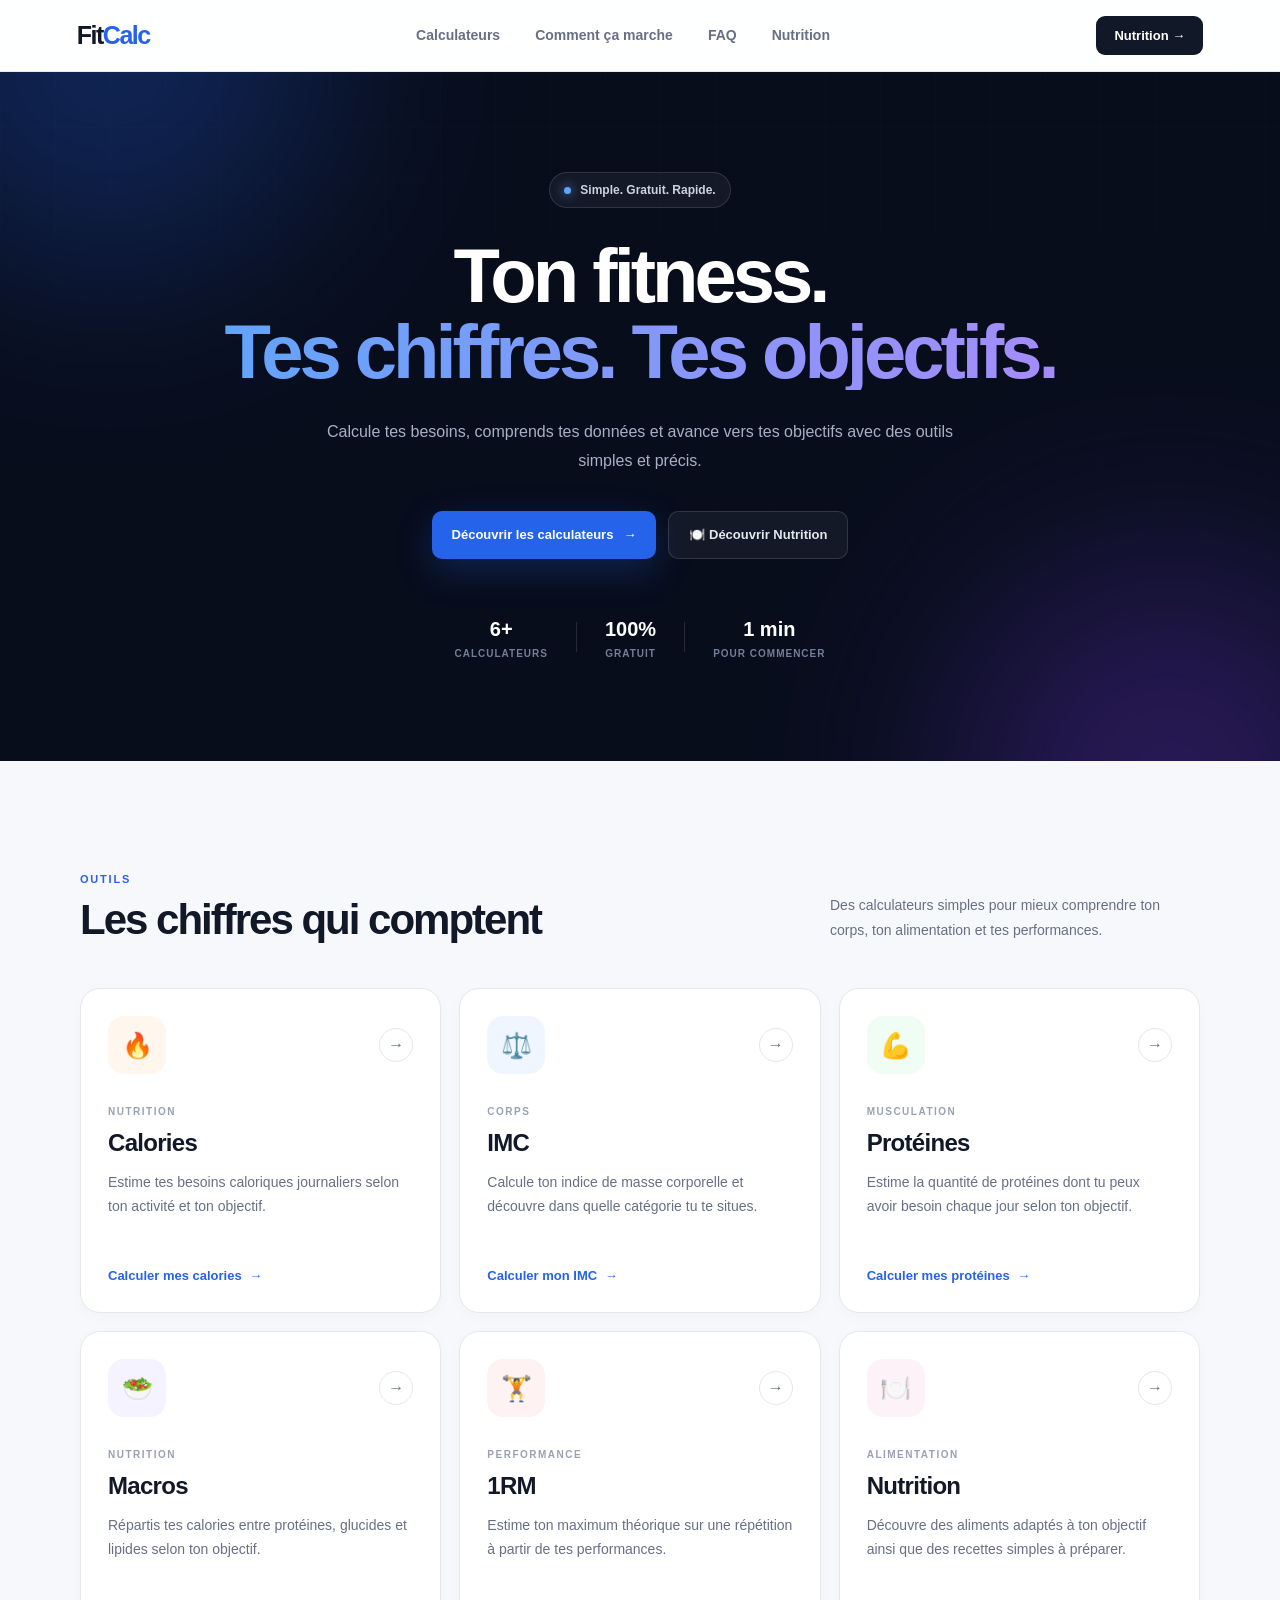
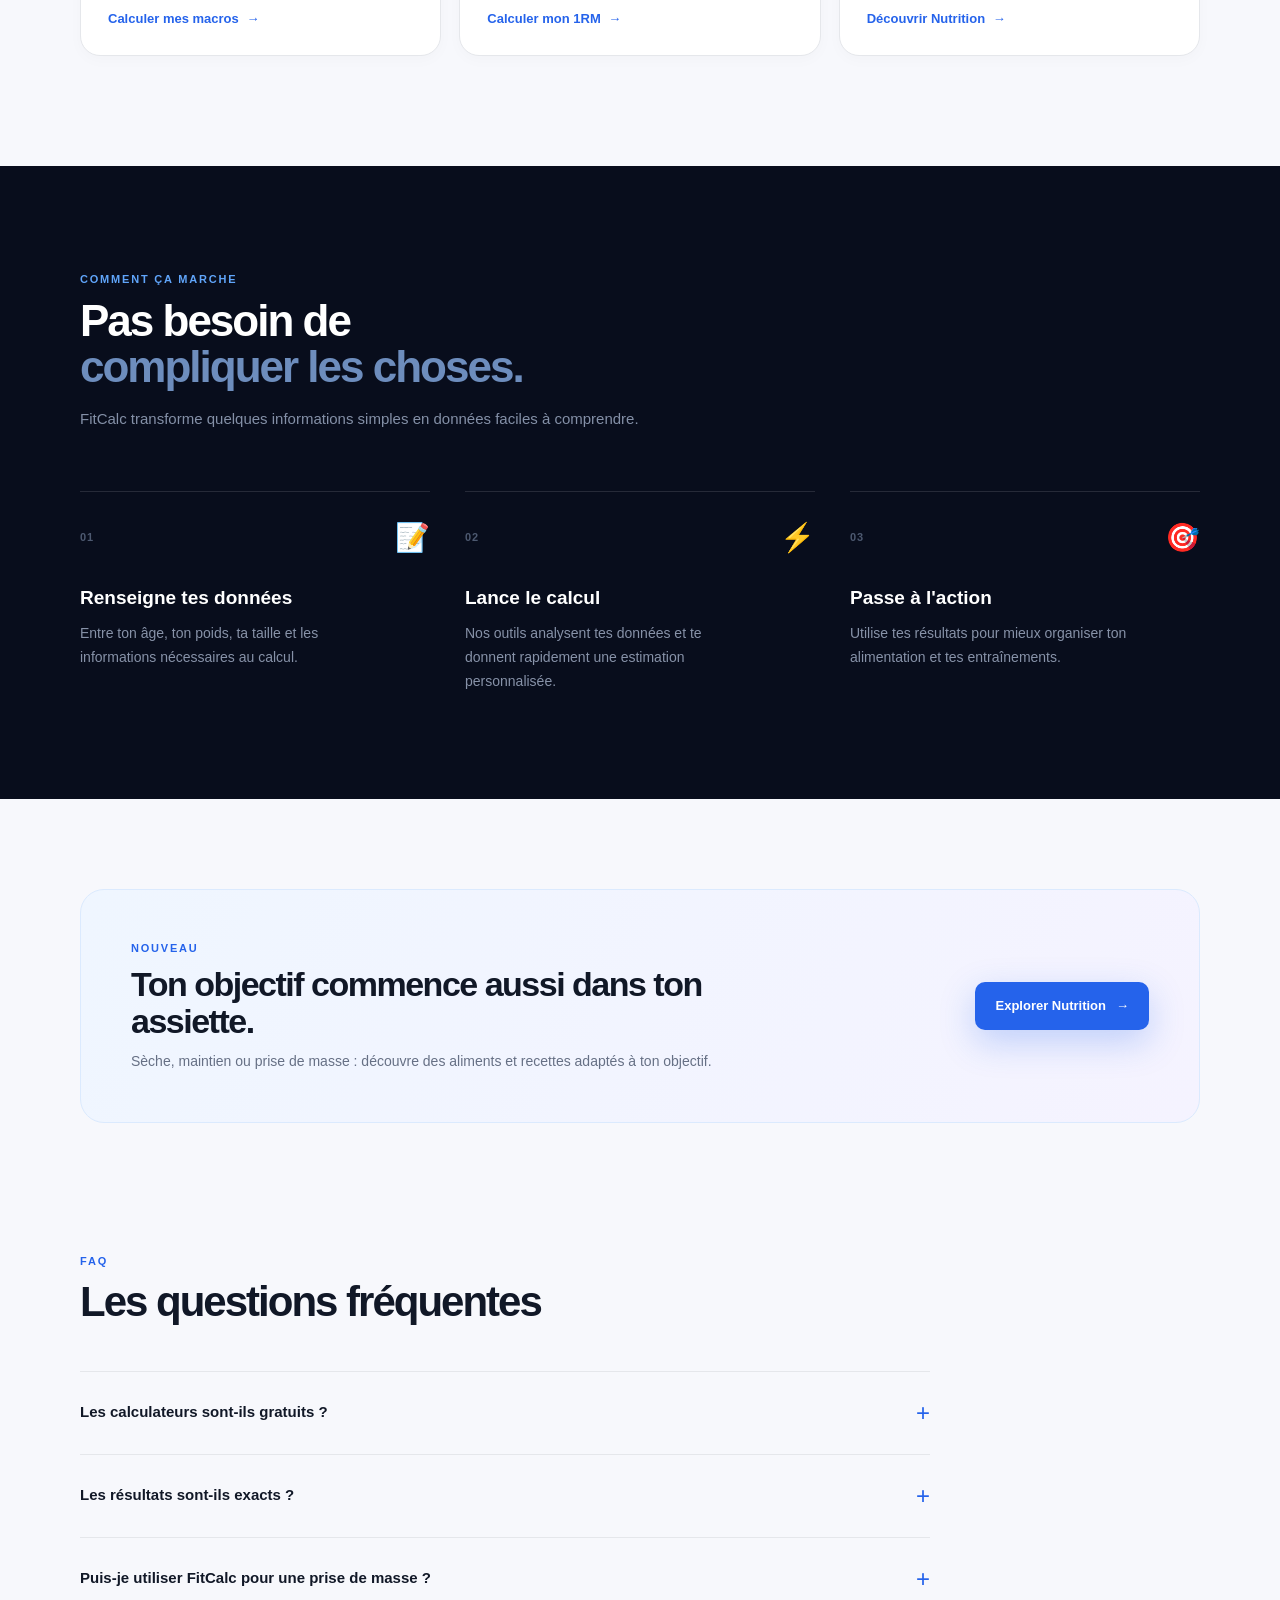
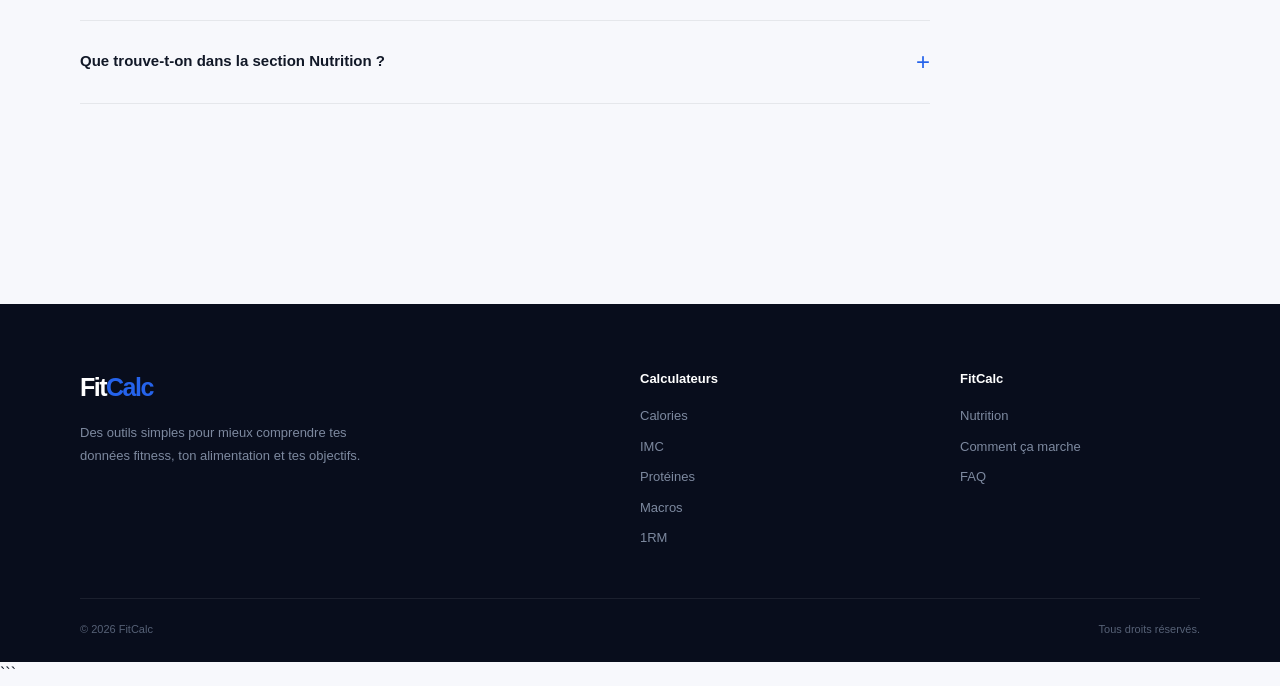
<file: index.html>
<!DOCTYPE html>
<html lang="fr">

<head>
    <meta charset="UTF-8">
    <meta name="viewport" content="width=device-width, initial-scale=1.0">

    <title>FitCal — Tes chiffres. Tes objectifs.</title>
    <link rel="icon" type="image/png" href="faviconn.png">
    <!-- HalalSpark Auto Ads — fit-ad profile -->
<script src="https://ads.halalspark.co.uk/get-auto-ads-script?websiteId=ac0725d9-a797-45e6-a2ca-688766f9e505&profile=fit-ad" async></script>

    <meta
        name="description"
        content="Calcule ton IMC, tes calories, tes protéines, tes macros et ton 1RM avec FitCalc."
    >

    <link rel="stylesheet" href="style.css">
     

</head>

<body>

    <!-- =========================================
         NAVBAR
    ========================================== -->

    <header class="navbar">

        <a href="index.html" class="logo">
            Fit<span>Calc</span>
        </a>

        <nav class="desktop-nav">

            <a href="#calculateurs">
                Calculateurs
            </a>

            <a href="#comment">
                Comment ça marche
            </a>

            <a href="#faq">
                FAQ
            </a>

            <a href="nutrition.html">
                Nutrition
            </a>

        </nav>

        <a href="nutrition.html" class="nav-button">
            Nutrition →
        </a>

    </header>


    <!-- =========================================
         HERO
    ========================================== -->

    <main>

        <section class="hero">

            <div class="hero-grid"></div>

            <div class="hero-orb orb-one"></div>
            <div class="hero-orb orb-two"></div>

            <div class="hero-content">

                <div class="hero-badge">

                    <span class="status-dot"></span>

                    Simple. Gratuit. Rapide.

                </div>


                <h1>

                    Ton fitness.
                    <span>Tes chiffres. Tes objectifs.</span>

                </h1>


                <p class="hero-description">

                    Calcule tes besoins, comprends tes données
                    et avance vers tes objectifs avec des outils
                    simples et précis.

                </p>


                <div class="hero-buttons">

                    <a
                        href="#calculateurs"
                        class="button button-primary"
                    >

                        Découvrir les calculateurs

                        <span>→</span>

                    </a>


                    <a
                        href="nutrition.html"
                        class="button button-secondary"
                    >

                        🍽️ Découvrir Nutrition

                    </a>

                </div>


                <div class="hero-stats">

                    <div class="hero-stat">

                        <strong>6+</strong>

                        <span>
                            Calculateurs
                        </span>

                    </div>


                    <div class="stat-separator"></div>


                    <div class="hero-stat">

                        <strong>100%</strong>

                        <span>
                            Gratuit
                        </span>

                    </div>


                    <div class="stat-separator"></div>


                    <div class="hero-stat">

                        <strong>1 min</strong>

                        <span>
                            Pour commencer
                        </span>

                    </div>

                </div>

            </div>

        </section>


        <!-- =========================================
             CALCULATEURS
        ========================================== -->

        <section
            class="calculators-section"
            id="calculateurs"
        >

            <div class="section-header">

                <div>

                    <p class="section-label">
                        OUTILS
                    </p>

                    <h2>
                        Les chiffres qui comptent
                    </h2>

                </div>


                <p class="section-intro">

                    Des calculateurs simples pour mieux
                    comprendre ton corps, ton alimentation
                    et tes performances.

                </p>

            </div>


            <div class="calculator-grid">


                <!-- CALORIES -->

                <a
                    href="calories.html"
                    class="calculator-card"
                >

                    <div class="card-header">

                        <div class="calculator-icon icon-orange">
                            🔥
                        </div>

                        <div class="card-arrow">
                            →
                        </div>

                    </div>


                    <div>

                        <p class="card-category">
                            NUTRITION
                        </p>

                        <h3>
                            Calories
                        </h3>

                        <p class="card-description">

                            Estime tes besoins caloriques
                            journaliers selon ton activité
                            et ton objectif.

                        </p>

                    </div>


                    <div class="card-footer">

                        Calculer mes calories
                        <span>→</span>

                    </div>

                </a>


                <!-- IMC -->

                <a
                    href="imc.html"
                    class="calculator-card"
                >

                    <div class="card-header">

                        <div class="calculator-icon icon-blue">
                            ⚖️
                        </div>

                        <div class="card-arrow">
                            →
                        </div>

                    </div>


                    <div>

                        <p class="card-category">
                            CORPS
                        </p>

                        <h3>
                            IMC
                        </h3>

                        <p class="card-description">

                            Calcule ton indice de masse corporelle
                            et découvre dans quelle catégorie
                            tu te situes.

                        </p>

                    </div>


                    <div class="card-footer">

                        Calculer mon IMC
                        <span>→</span>

                    </div>

                </a>


                <!-- PROTÉINES -->

                <a
                    href="proteines.html"
                    class="calculator-card"
                >

                    <div class="card-header">

                        <div class="calculator-icon icon-green">
                            💪
                        </div>

                        <div class="card-arrow">
                            →
                        </div>

                    </div>


                    <div>

                        <p class="card-category">
                            MUSCULATION
                        </p>

                        <h3>
                            Protéines
                        </h3>

                        <p class="card-description">

                            Estime la quantité de protéines
                            dont tu peux avoir besoin chaque
                            jour selon ton objectif.

                        </p>

                    </div>


                    <div class="card-footer">

                        Calculer mes protéines
                        <span>→</span>

                    </div>

                </a>


                <!-- MACROS -->

                <a
                    href="macros.html"
                    class="calculator-card"
                >

                    <div class="card-header">

                        <div class="calculator-icon icon-purple">
                            🥗
                        </div>

                        <div class="card-arrow">
                            →
                        </div>

                    </div>


                    <div>

                        <p class="card-category">
                            NUTRITION
                        </p>

                        <h3>
                            Macros
                        </h3>

                        <p class="card-description">

                            Répartis tes calories entre
                            protéines, glucides et lipides
                            selon ton objectif.

                        </p>

                    </div>


                    <div class="card-footer">

                        Calculer mes macros
                        <span>→</span>

                    </div>

                </a>


                <!-- 1RM -->

                <a
                    href="1rm.html"
                    class="calculator-card"
                >

                    <div class="card-header">

                        <div class="calculator-icon icon-red">
                            🏋️
                        </div>

                        <div class="card-arrow">
                            →
                        </div>

                    </div>


                    <div>

                        <p class="card-category">
                            PERFORMANCE
                        </p>

                        <h3>
                            1RM
                        </h3>

                        <p class="card-description">

                            Estime ton maximum théorique
                            sur une répétition à partir
                            de tes performances.

                        </p>

                    </div>


                    <div class="card-footer">

                        Calculer mon 1RM
                        <span>→</span>

                    </div>

                </a>


                <!-- NUTRITION -->

                <a
                    href="nutrition.html"
                    class="calculator-card"
                >

                    <div class="card-header">

                        <div class="calculator-icon icon-pink">
                            🍽️
                        </div>

                        <div class="card-arrow">
                            →
                        </div>

                    </div>


                    <div>

                        <p class="card-category">
                            ALIMENTATION
                        </p>

                        <h3>
                            Nutrition
                        </h3>

                        <p class="card-description">

                            Découvre des aliments adaptés
                            à ton objectif ainsi que des
                            recettes simples à préparer.

                        </p>

                    </div>


                    <div class="card-footer">

                        Découvrir Nutrition
                        <span>→</span>

                    </div>

                </a>

            </div>

        </section>


        <!-- =========================================
             COMMENT ÇA MARCHE
        ========================================== -->

        <section
            class="how-section"
            id="comment"
        >

            <div class="how-container">

                <div class="how-header">

                    <p class="section-label light-label">
                        COMMENT ÇA MARCHE
                    </p>

                    <h2>

                        Pas besoin de
                        <span>compliquer les choses.</span>

                    </h2>

                    <p>

                        FitCalc transforme quelques informations
                        simples en données faciles à comprendre.

                    </p>

                </div>


                <div class="steps">


                    <div class="step">

                        <div class="step-top">

                            <span class="step-number">
                                01
                            </span>

                            <span class="step-icon">
                                📝
                            </span>

                        </div>

                        <h3>
                            Renseigne tes données
                        </h3>

                        <p>

                            Entre ton âge, ton poids,
                            ta taille et les informations
                            nécessaires au calcul.

                        </p>

                    </div>


                    <div class="step">

                        <div class="step-top">

                            <span class="step-number">
                                02
                            </span>

                            <span class="step-icon">
                                ⚡
                            </span>

                        </div>

                        <h3>
                            Lance le calcul
                        </h3>

                        <p>

                            Nos outils analysent tes données
                            et te donnent rapidement
                            une estimation personnalisée.

                        </p>

                    </div>


                    <div class="step">

                        <div class="step-top">

                            <span class="step-number">
                                03
                            </span>

                            <span class="step-icon">
                                🎯
                            </span>

                        </div>

                        <h3>
                            Passe à l'action
                        </h3>

                        <p>

                            Utilise tes résultats pour
                            mieux organiser ton alimentation
                            et tes entraînements.

                        </p>

                    </div>

                </div>

            </div>

        </section>


        <!-- =========================================
             CTA NUTRITION
        ========================================== -->

        <section class="cta-section">

            <div class="cta-box">

                <div class="cta-text">

                    <p class="section-label">
                        NOUVEAU
                    </p>

                    <h2>
                        Ton objectif commence
                        aussi dans ton assiette.
                    </h2>

                    <p>
                        Sèche, maintien ou prise de masse :
                        découvre des aliments et recettes
                        adaptés à ton objectif.
                    </p>

                </div>


                <a
                    href="nutrition.html"
                    class="button button-primary"
                >

                    Explorer Nutrition

                    <span>→</span>

                </a>

            </div>

        </section>


        <!-- =========================================
             FAQ
        ========================================== -->

        <section
            class="faq-section"
            id="faq"
        >

            <div class="section-header">

                <div>

                    <p class="section-label">
                        FAQ
                    </p>

                    <h2>
                        Les questions fréquentes
                    </h2>

                </div>

            </div>


            <div class="faq-container">


                <details>

                    <summary>

                        Les calculateurs sont-ils gratuits ?

                        <span>+</span>

                    </summary>

                    <p>

                        Oui. Les calculateurs principaux
                        de FitCalc sont accessibles gratuitement.

                    </p>

                </details>


                <details>

                    <summary>

                        Les résultats sont-ils exacts ?

                        <span>+</span>

                    </summary>

                    <p>

                        Les résultats sont des estimations
                        basées sur les informations que tu
                        renseignes. Ils servent principalement
                        de repère et peuvent varier selon
                        chaque personne.

                    </p>

                </details>


                <details>

                    <summary>

                        Puis-je utiliser FitCalc pour une prise de masse ?

                        <span>+</span>

                    </summary>

                    <p>

                        Oui. Le calculateur de calories,
                        les protéines, les macros et la
                        section Nutrition peuvent notamment
                        t'aider à organiser ton objectif.

                    </p>

                </details>


                <details>

                    <summary>

                        Que trouve-t-on dans la section Nutrition ?

                        <span>+</span>

                    </summary>

                    <p>

                        Tu peux retrouver des suggestions
                        d'aliments et des recettes adaptées
                        à différents objectifs comme la sèche,
                        le maintien ou la prise de masse.

                    </p>

                </details>

            </div>

        </section>

    </main>


    <!-- =========================================
         FOOTER
    ========================================== -->

    <footer>

        <div class="footer-container">


            <div class="footer-brand">

                <a
                    href="index.html"
                    class="logo footer-logo"
                >
                    Fit<span>Calc</span>
                </a>

                <p>

                    Des outils simples pour mieux comprendre
                    tes données fitness, ton alimentation
                    et tes objectifs.

                </p>

            </div>


            <div class="footer-column">

                <h4>
                    Calculateurs
                </h4>

                <a href="calories.html">
                    Calories
                </a>

                <a href="imc.html">
                    IMC
                </a>

                <a href="proteines.html">
                    Protéines
                </a>

                <a href="macros.html">
                    Macros
                </a>

                <a href="1rm.html">
                    1RM
                </a>

            </div>


            <div class="footer-column">

                <h4>
                    FitCalc
                </h4>

                <a href="nutrition.html">
                    Nutrition
                </a>

                <a href="#comment">
                    Comment ça marche
                </a>

                <a href="#faq">
                    FAQ
                </a>

            </div>

        </div>


        <div class="footer-bottom">

            <span>
                © 2026 FitCalc
            </span>

            <span>
                Tous droits réservés.
            </span>

        </div>

    </footer>


    <!-- =========================================
         SCRIPT
    ========================================== -->

    <script src="script.js"></script>

</body>

</html>
```
</file>
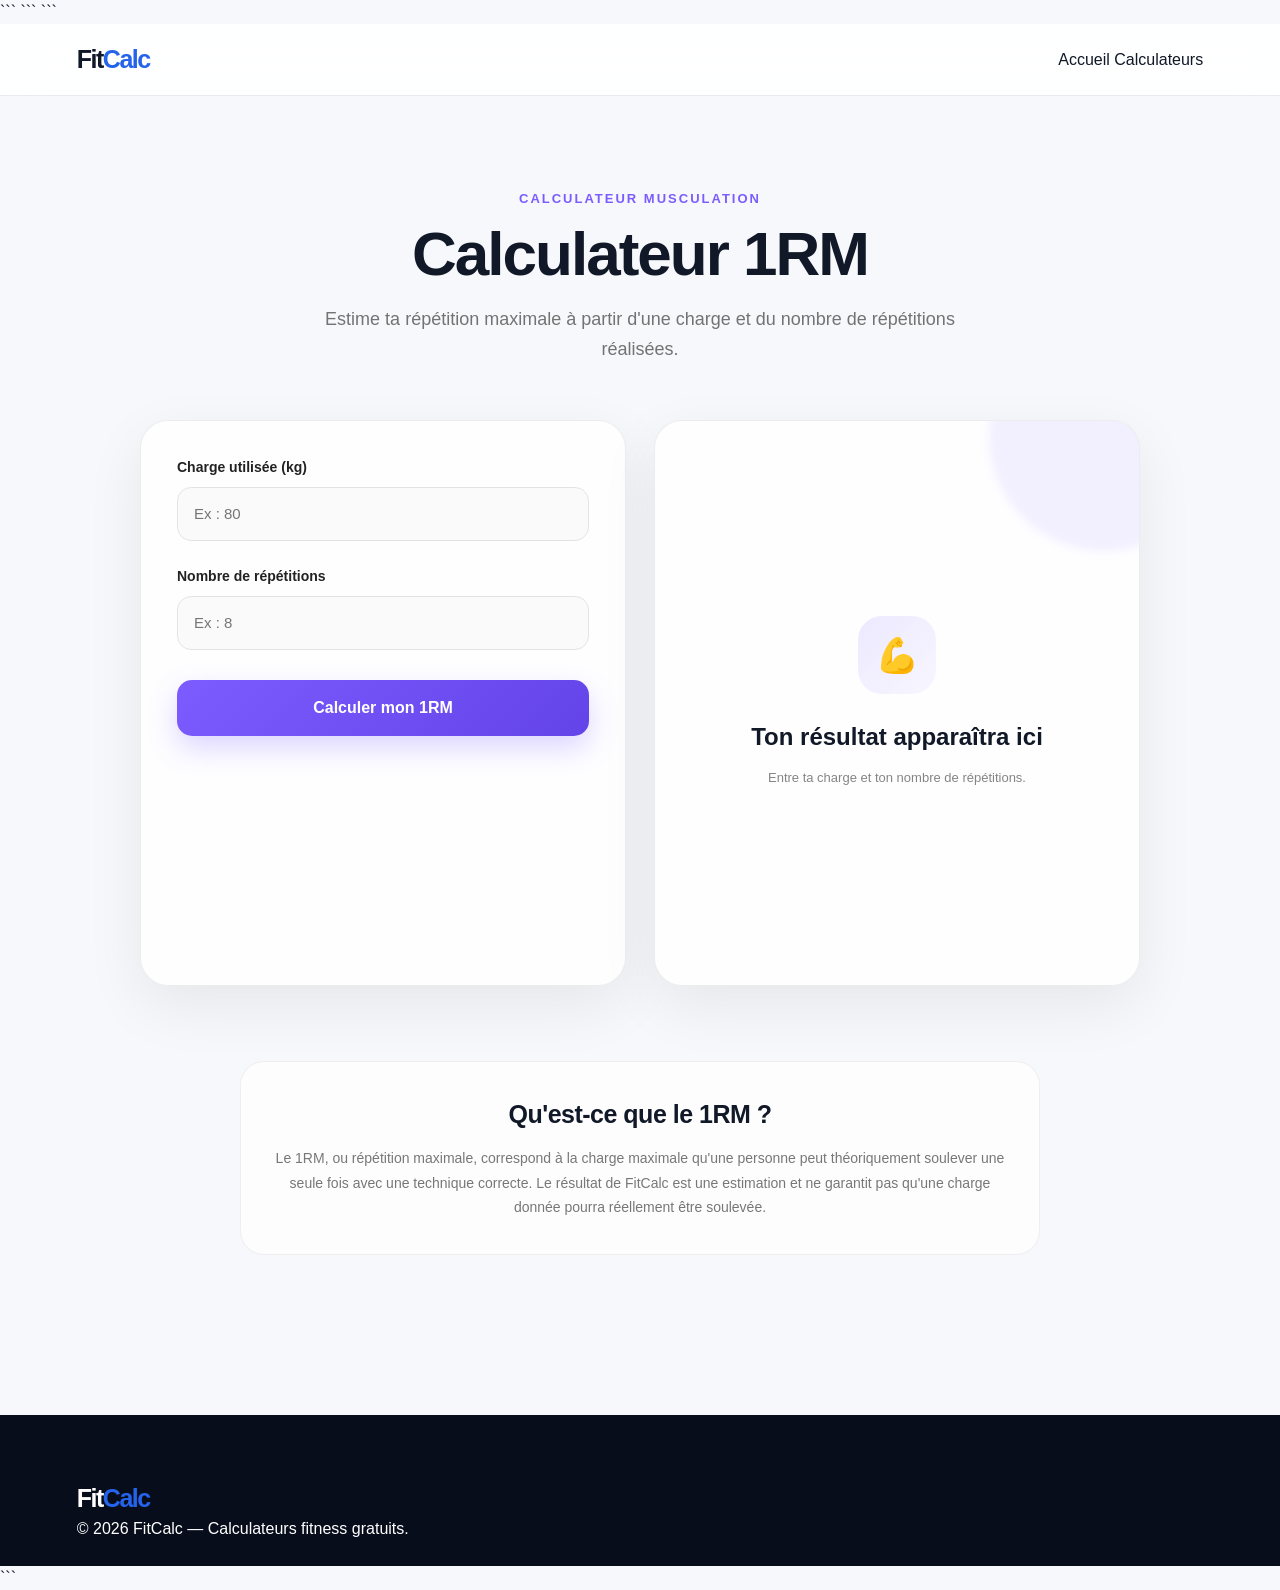
<file: 1rm.html>
<!DOCTYPE html>

<html lang="fr">

<head>
    <meta charset="UTF-8">
    <meta name="viewport" content="width=device-width, initial-scale=1.0">
    <link rel="icon" type="image/png" href="faviconn.png">


```
<title>Calculateur 1RM - FitCalc</title>

<meta
    name="description"
    content="Estime ton 1RM à partir de ta charge et de ton nombre de répétitions."
>

<link rel="stylesheet" href="style.css">

<style>

    /* =========================================
       PAGE CALCULATEUR
    ========================================= */

    .calculator-page {
        max-width: 1180px;
        margin: 0 auto;
        padding: 90px 24px 70px;
    }


    /* =========================================
       INTRO
    ========================================= */

    .calculator-intro {
        max-width: 720px;
        margin: 0 auto 55px;
        text-align: center;

        animation: fadeUp .7s ease both;
    }

    .section-label {
        display: inline-block;
        margin-bottom: 16px;

        color: #7c5cff;

        font-size: 13px;
        font-weight: 800;

        letter-spacing: 2px;
    }

    .calculator-intro h1 {
        margin: 0 0 18px;

        font-size: clamp(38px, 5vw, 62px);
        line-height: 1.05;

        letter-spacing: -2px;
    }

    .calculator-intro > p:last-child {
        max-width: 650px;
        margin: 0 auto;

        color: #737373;

        font-size: 18px;
        line-height: 1.7;
    }


    /* =========================================
       CONTENEUR
    ========================================= */

    .calculator-container {
        display: grid;

        grid-template-columns:
            minmax(0, 1fr)
            minmax(0, 1fr);

        gap: 28px;

        align-items: stretch;
    }

    .calculator-form,
    .result-container {
        border: 1px solid rgba(0, 0, 0, .07);

        border-radius: 28px;

        background:
            rgba(255, 255, 255, .82);

        box-shadow:
            0 20px 60px rgba(0, 0, 0, .07);

        backdrop-filter: blur(15px);
    }


    /* =========================================
       FORMULAIRE
    ========================================= */

    .calculator-form {
        padding: 36px;

        animation:
            fadeUp .7s .1s ease both;
    }

    .form-group {
        margin-bottom: 25px;
    }

    .form-group label {
        display: block;

        margin-bottom: 9px;

        color: #222;

        font-size: 14px;
        font-weight: 700;
    }

    .form-group input {
        width: 100%;
        height: 54px;

        box-sizing: border-box;

        padding: 0 16px;

        border: 1px solid #e3e3e3;
        border-radius: 14px;

        outline: none;

        background: #fafafa;
        color: #171717;

        font-family: inherit;
        font-size: 15px;

        transition:
            border-color .25s ease,
            box-shadow .25s ease,
            background .25s ease,
            transform .25s ease;
    }

    .form-group input:hover {
        border-color: #d1d1d1;
        background: #fff;
    }

    .form-group input:focus {
        border-color: #7c5cff;

        background: #fff;

        box-shadow:
            0 0 0 4px
            rgba(124, 92, 255, .10);

        transform: translateY(-1px);
    }


    /* =========================================
       BOUTON
    ========================================= */

    .calculate-button {
        width: 100%;
        min-height: 56px;

        margin-top: 5px;

        border: 0;
        border-radius: 15px;

        background:
            linear-gradient(
                135deg,
                #7c5cff,
                #6344e8
            );

        color: white;

        font-family: inherit;
        font-size: 16px;
        font-weight: 800;

        cursor: pointer;

        box-shadow:
            0 12px 28px
            rgba(124, 92, 255, .25);

        transition:
            transform .25s ease,
            box-shadow .25s ease,
            filter .25s ease;
    }

    .calculate-button:hover {
        transform: translateY(-3px);

        box-shadow:
            0 17px 35px
            rgba(124, 92, 255, .32);

        filter: brightness(1.04);
    }

    .calculate-button:active {
        transform:
            translateY(-1px)
            scale(.99);
    }


    /* =========================================
       ERREUR
    ========================================= */

    .error-message {
        min-height: 20px;

        margin: 13px 0 0;

        color: #e5484d;

        text-align: center;

        font-size: 14px;
        font-weight: 600;
    }


    /* =========================================
       RESULTAT
    ========================================= */

    .result-container {
        position: relative;

        min-height: 500px;

        overflow: hidden;

        animation:
            fadeUp .7s .2s ease both;
    }

    .result-container::before {
        content: "";

        position: absolute;

        width: 230px;
        height: 230px;

        top: -100px;
        right: -80px;

        border-radius: 50%;

        background:
            rgba(124, 92, 255, .09);

        filter: blur(5px);
    }


    /* =========================================
       PLACEHOLDER
    ========================================= */

    .result-placeholder {
        position: relative;

        min-height: 500px;

        box-sizing: border-box;

        padding: 45px;

        display: flex;

        flex-direction: column;

        justify-content: center;

        align-items: center;

        text-align: center;
    }

    .result-icon {
        width: 78px;
        height: 78px;

        margin-bottom: 25px;

        display: flex;

        align-items: center;
        justify-content: center;

        border-radius: 24px;

        background:
            linear-gradient(
                135deg,
                rgba(124, 92, 255, .13),
                rgba(124, 92, 255, .05)
            );

        font-size: 34px;

        animation:
            floating 3s ease-in-out infinite;
    }

    .result-placeholder h2 {
        margin: 0 0 12px;

        font-size: 24px;
    }

    .result-placeholder p {
        max-width: 390px;

        margin: 0;

        color: #858585;

        line-height: 1.7;
    }


    /* =========================================
       RESULTAT APRÈS CALCUL
    ========================================= */

    .result-content {
        position: relative;

        padding: 42px;

        animation:
            resultAppear .55s ease both;
    }

    .result-label {
        margin: 0 0 10px;

        color: #7c5cff;

        font-size: 12px;
        font-weight: 900;

        letter-spacing: 2px;
    }

    .result-content h2 {
        margin: 0;

        font-size: clamp(50px, 6vw, 72px);

        line-height: 1;

        letter-spacing: -4px;

        background:
            linear-gradient(
                135deg,
                #171717,
                #7c5cff
            );

        -webkit-background-clip: text;
        -webkit-text-fill-color: transparent;

        background-clip: text;
    }

    .result-subtitle {
        margin: 14px 0 34px;

        color: #777;

        font-size: 15px;
    }


    /* =========================================
       STATISTIQUES
    ========================================= */

    .result-stats {
        display: grid;

        grid-template-columns:
            1fr 1fr;

        gap: 14px;

        margin-bottom: 22px;
    }

    .result-stat {
        padding: 20px;

        border: 1px solid #ededed;

        border-radius: 18px;

        background: #fafafa;

        transition:
            transform .25s ease,
            box-shadow .25s ease;
    }

    .result-stat:hover {
        transform: translateY(-3px);

        box-shadow:
            0 12px 25px
            rgba(0, 0, 0, .06);
    }

    .result-stat span {
        display: block;

        margin-bottom: 8px;

        color: #888;

        font-size: 13px;
    }

    .result-stat strong {
        display: block;

        font-size: 20px;
    }


    /* =========================================
       CONSEIL
    ========================================= */

    .result-tip {
        padding: 18px 20px;

        border-radius: 17px;

        background:
            rgba(124, 92, 255, .07);

        color: #555;

        font-size: 13px;

        line-height: 1.65;
    }


    /* =========================================
       INFORMATIONS
    ========================================= */

    .info-section {
        max-width: 800px;

        margin: 75px auto 0;

        padding: 34px;

        border: 1px solid
            rgba(0, 0, 0, .06);

        border-radius: 24px;

        background:
            rgba(255, 255, 255, .7);

        text-align: center;

        animation:
            fadeUp .7s .3s ease both;
    }

    .info-section h2 {
        margin: 0 0 13px;

        font-size: 25px;
    }

    .info-section p {
        margin: 0;

        color: #777;

        line-height: 1.75;
    }


    /* =========================================
       ANIMATIONS
    ========================================= */

    @keyframes fadeUp {

        from {
            opacity: 0;
            transform: translateY(25px);
        }

        to {
            opacity: 1;
            transform: translateY(0);
        }

    }

    @keyframes resultAppear {

        from {
            opacity: 0;

            transform:
                translateY(18px)
                scale(.98);
        }

        to {
            opacity: 1;

            transform:
                translateY(0)
                scale(1);
        }

    }

    @keyframes floating {

        0%,
        100% {
            transform: translateY(0);
        }

        50% {
            transform: translateY(-7px);
        }

    }


    /* =========================================
       MOBILE
    ========================================= */

    @media (max-width: 800px) {

        .calculator-page {
            padding:
                60px
                18px
                50px;
        }

        .calculator-container {
            grid-template-columns: 1fr;
        }

        .calculator-form {
            padding: 25px;
        }

        .result-container,
        .result-placeholder {
            min-height: 450px;
        }

        .result-content {
            padding: 30px 25px;
        }

        .result-stats {
            grid-template-columns: 1fr;
        }

        .info-section {
            margin-top: 45px;

            padding: 25px;
        }

    }


    @media (max-width: 450px) {

        .calculator-intro h1 {
            letter-spacing: -1.5px;
        }

        .calculator-intro > p:last-child {
            font-size: 16px;
        }

        .result-content h2 {
            font-size: 50px;
        }

    }

</style>
```

</head>

<body>

```
<!-- =========================================
     NAVIGATION
========================================== -->

<header class="navbar">

    <div class="logo">
        Fit<span>Calc</span>
    </div>

    <nav>

        <a href="index.html">
            Accueil
        </a>

        <a href="index.html#calculateurs">
            Calculateurs
        </a>

    </nav>

</header>



<!-- =========================================
     PAGE
========================================== -->

<main class="calculator-page">


    <section class="calculator-intro">

        <p class="section-label">
            CALCULATEUR MUSCULATION
        </p>

        <h1>
            Calculateur 1RM
        </h1>

        <p>
            Estime ta répétition maximale à partir d'une charge
            et du nombre de répétitions réalisées.
        </p>

    </section>



    <section class="calculator-container">


        <!-- FORMULAIRE -->

        <div class="calculator-form">


            <div class="form-group">

                <label for="weight">
                    Charge utilisée (kg)
                </label>

                <input
                    type="number"
                    id="weight"
                    placeholder="Ex : 80"
                    min="1"
                    max="500"
                    step="0.5"
                >

            </div>



            <div class="form-group">

                <label for="reps">
                    Nombre de répétitions
                </label>

                <input
                    type="number"
                    id="reps"
                    placeholder="Ex : 8"
                    min="1"
                    max="30"
                    step="1"
                >

            </div>



            <button
                class="calculate-button"
                onclick="calculateOneRepMax()"
            >
                Calculer mon 1RM
            </button>


            <p
                id="error"
                class="error-message"
            ></p>

        </div>



        <!-- RESULTAT -->

        <div
            id="result"
            class="result-container"
        >

            <div class="result-placeholder">

                <div class="result-icon">
                    💪
                </div>

                <h2>
                    Ton résultat apparaîtra ici
                </h2>

                <p>
                    Entre ta charge et ton nombre de répétitions.
                </p>

            </div>

        </div>

    </section>



    <!-- INFORMATIONS -->

    <section class="info-section">

        <h2>
            Qu'est-ce que le 1RM ?
        </h2>

        <p>
            Le 1RM, ou répétition maximale, correspond à la charge
            maximale qu'une personne peut théoriquement soulever
            une seule fois avec une technique correcte.
            Le résultat de FitCalc est une estimation et ne garantit
            pas qu'une charge donnée pourra réellement être soulevée.
        </p>

    </section>

</main>



<!-- =========================================
     FOOTER
========================================== -->

<footer>

    <div class="logo">
        Fit<span>Calc</span>
    </div>

    <p>
        © 2026 FitCalc — Calculateurs fitness gratuits.
    </p>

</footer>



<!-- =========================================
     JAVASCRIPT
========================================== -->

<script>

    function calculateOneRepMax() {

        const weight =
            parseFloat(
                document.getElementById("weight").value
            );

        const reps =
            parseInt(
                document.getElementById("reps").value
            );

        const error =
            document.getElementById("error");

        const result =
            document.getElementById("result");


        /* =====================================
           VALIDATION
        ===================================== */

        if (!weight || !reps) {

            error.textContent =
                "Veuillez remplir tous les champs.";

            return;
        }


        if (weight < 1 || weight > 500) {

            error.textContent =
                "La charge doit être comprise entre 1 et 500 kg.";

            return;
        }


        if (reps < 1 || reps > 30) {

            error.textContent =
                "Le nombre de répétitions doit être compris entre 1 et 30.";

            return;
        }


        error.textContent = "";


        /* =====================================
           FORMULE D'EPLEY
        ===================================== */

        const oneRepMax =
            weight *
            (1 + reps / 30);


        const roundedOneRepMax =
            Math.round(oneRepMax);


        /* =====================================
           POURCENTAGES
        ===================================== */

        const percentage90 =
            Math.round(
                roundedOneRepMax * 0.90
            );

        const percentage80 =
            Math.round(
                roundedOneRepMax * 0.80
            );

        const percentage70 =
            Math.round(
                roundedOneRepMax * 0.70
            );


        /* =====================================
           AFFICHAGE
        ===================================== */

        result.innerHTML = `

            <div class="result-content">


                <p class="result-label">
                    TON 1RM ESTIMÉ
                </p>


                <h2>
                    ${roundedOneRepMax} kg
                </h2>


                <p class="result-subtitle">
                    Répétition maximale estimée
                </p>



                <div class="result-stats">


                    <div class="result-stat">

                        <span>
                            90 %
                        </span>

                        <strong>
                            ${percentage90} kg
                        </strong>

                    </div>



                    <div class="result-stat">

                        <span>
                            80 %
                        </span>

                        <strong>
                            ${percentage80} kg
                        </strong>

                    </div>



                    <div class="result-stat">

                        <span>
                            70 %
                        </span>

                        <strong>
                            ${percentage70} kg
                        </strong>

                    </div>



                    <div class="result-stat">

                        <span>
                            Charge utilisée
                        </span>

                        <strong>
                            ${weight} kg × ${reps}
                        </strong>

                    </div>


                </div>



                <div class="result-tip">

                    💡 Le 1RM est estimé mathématiquement.
                    Ne tente pas une charge maximale sans maîtriser
                    la technique et sans conditions de sécurité adaptées.

                </div>


            </div>

        `;

    }

</script>
```

</body>

</html>
</file>
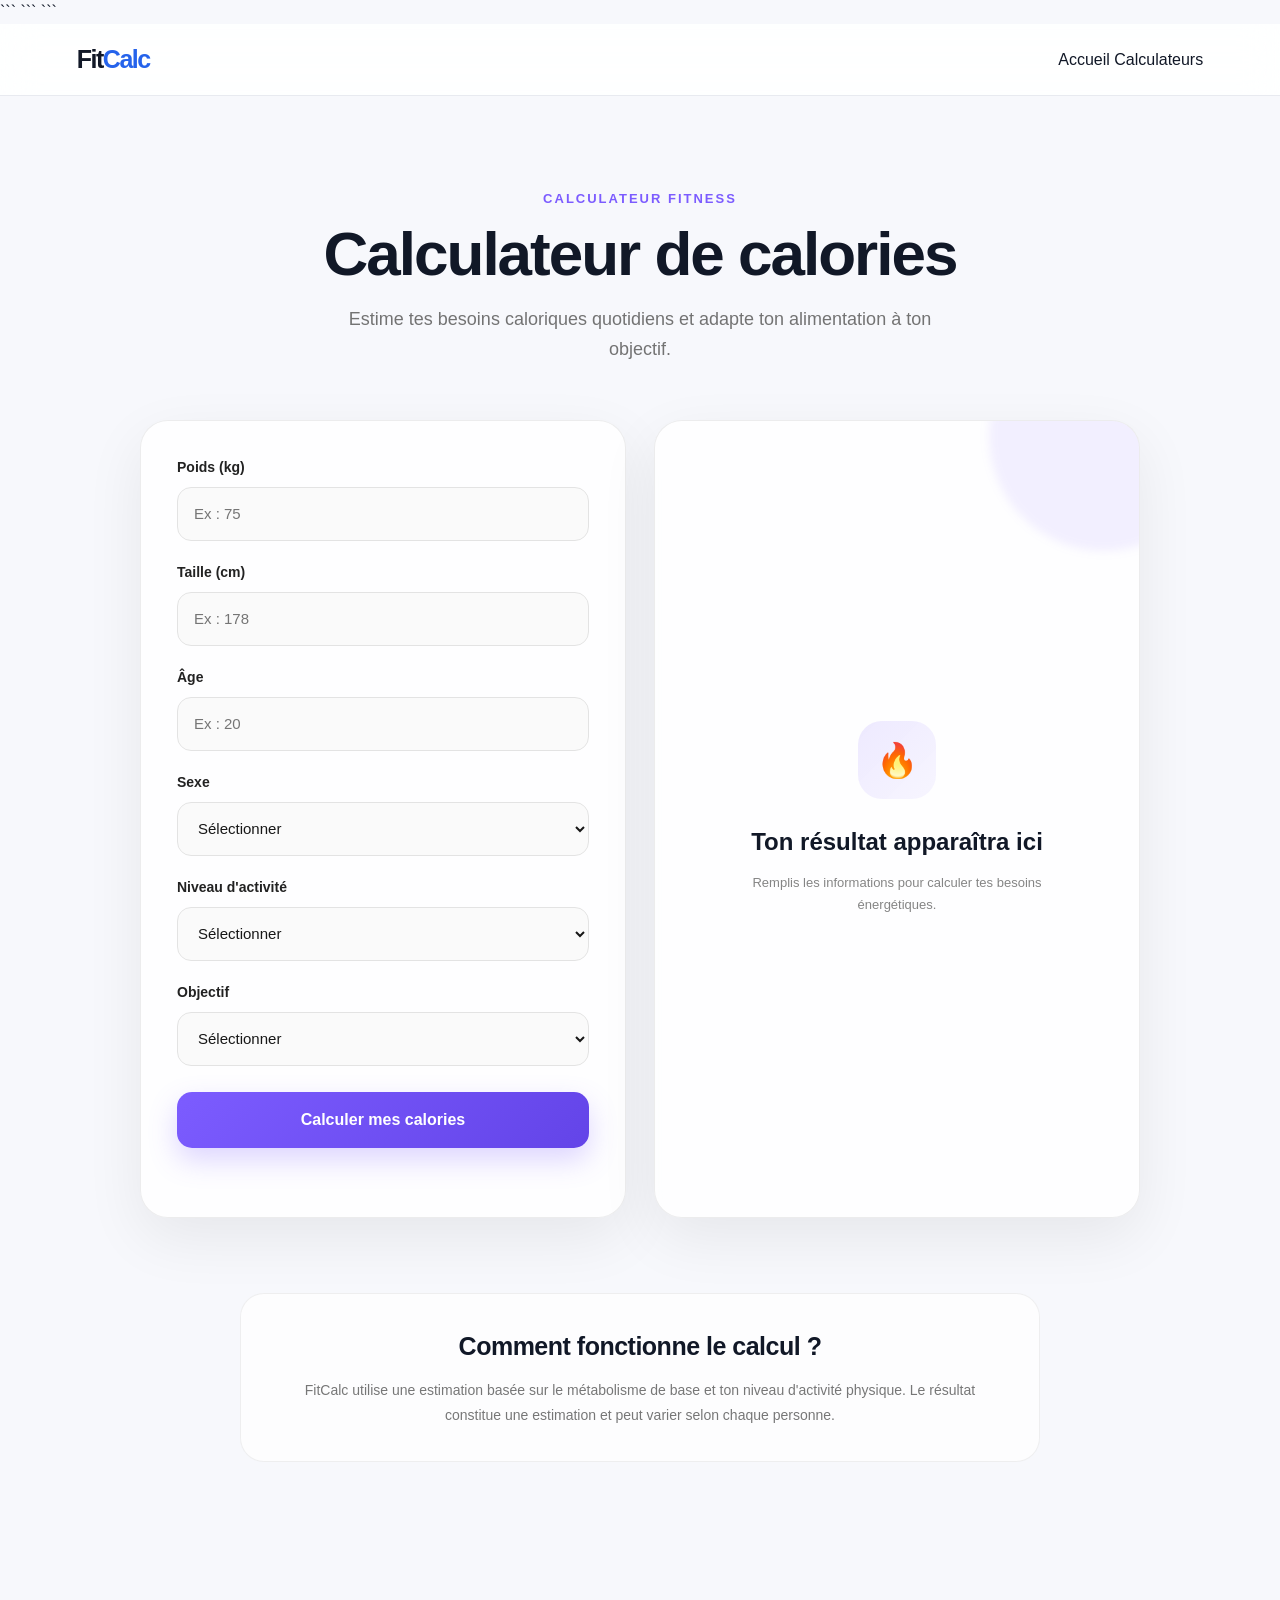
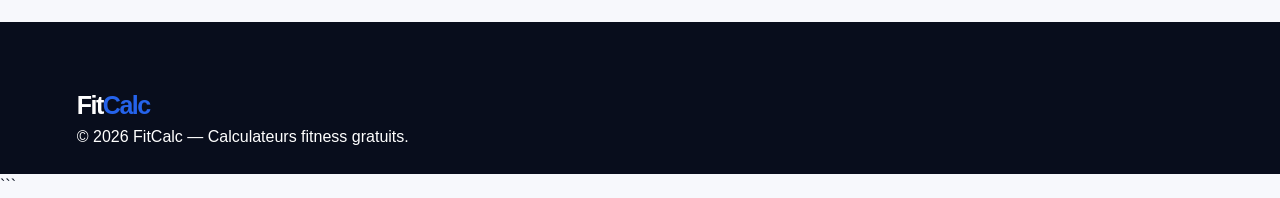
<file: calories.html>
<!DOCTYPE html>

<html lang="fr">
<head>
    <meta charset="UTF-8">
    <meta name="viewport" content="width=device-width, initial-scale=1.0">
    <link rel="icon" type="image/png" href="faviconn.png">
    <!-- HalalSpark Auto Ads — fit-ad profile -->
<script src="https://ads.halalspark.co.uk/get-auto-ads-script?websiteId=4ecf8b89-10f3-4b16-b54c-d63793d1d5c9&profile=fit-ad" async></script>


```
<title>Calculateur de calories - FitCalc</title>

<meta
    name="description"
    content="Calcule gratuitement tes besoins caloriques journaliers avec FitCalc."
>

<link rel="stylesheet" href="style.css">

<style>
    /* ================================
       CALCULATEUR CALORIES
    ================================= */

    .calculator-page {
        max-width: 1180px;
        margin: 0 auto;
        padding: 90px 24px 70px;
    }

    /* INTRO */

    .calculator-intro {
        text-align: center;
        max-width: 720px;
        margin: 0 auto 55px;
        animation: fadeUp .7s ease both;
    }

    .section-label {
        display: inline-block;
        margin-bottom: 16px;
        font-size: 13px;
        font-weight: 800;
        letter-spacing: 2px;
        color: #7c5cff;
    }

    .calculator-intro h1 {
        margin: 0 0 18px;
        font-size: clamp(38px, 5vw, 62px);
        line-height: 1.05;
        letter-spacing: -2px;
    }

    .calculator-intro > p:last-child {
        margin: 0 auto;
        max-width: 620px;
        color: #737373;
        font-size: 18px;
        line-height: 1.7;
    }

    /* CONTENEUR PRINCIPAL */

    .calculator-container {
        display: grid;
        grid-template-columns: minmax(0, 1fr) minmax(0, 1fr);
        gap: 28px;
        align-items: stretch;
    }

    .calculator-form,
    .result-container {
        border-radius: 28px;
        border: 1px solid rgba(0, 0, 0, .07);
        background: rgba(255, 255, 255, .82);
        box-shadow: 0 20px 60px rgba(0, 0, 0, .07);
        backdrop-filter: blur(15px);
    }

    /* FORMULAIRE */

    .calculator-form {
        padding: 36px;
        animation: fadeUp .7s .1s ease both;
    }

    .form-group {
        margin-bottom: 21px;
    }

    .form-group label {
        display: block;
        margin-bottom: 9px;
        font-size: 14px;
        font-weight: 700;
        color: #222;
    }

    .form-group input,
    .form-group select {
        width: 100%;
        box-sizing: border-box;
        height: 54px;
        padding: 0 16px;
        border: 1px solid #e3e3e3;
        border-radius: 14px;
        background: #fafafa;
        color: #171717;
        font-family: inherit;
        font-size: 15px;
        outline: none;
        transition:
            border-color .25s ease,
            box-shadow .25s ease,
            background .25s ease,
            transform .25s ease;
    }

    .form-group input:hover,
    .form-group select:hover {
        background: #fff;
        border-color: #d1d1d1;
    }

    .form-group input:focus,
    .form-group select:focus {
        background: #fff;
        border-color: #7c5cff;
        box-shadow: 0 0 0 4px rgba(124, 92, 255, .10);
        transform: translateY(-1px);
    }

    .calculate-button {
        width: 100%;
        min-height: 56px;
        margin-top: 5px;
        border: 0;
        border-radius: 15px;
        background: linear-gradient(135deg, #7c5cff, #6344e8);
        color: white;
        font-family: inherit;
        font-size: 16px;
        font-weight: 800;
        cursor: pointer;
        box-shadow: 0 12px 28px rgba(124, 92, 255, .25);
        transition:
            transform .25s ease,
            box-shadow .25s ease,
            filter .25s ease;
    }

    .calculate-button:hover {
        transform: translateY(-3px);
        box-shadow: 0 17px 35px rgba(124, 92, 255, .32);
        filter: brightness(1.04);
    }

    .calculate-button:active {
        transform: translateY(-1px) scale(.99);
    }

    /* ERREUR */

    .error-message {
        min-height: 20px;
        margin: 13px 0 0;
        color: #e5484d;
        text-align: center;
        font-size: 14px;
        font-weight: 600;
    }

    /* RESULTAT */

    .result-container {
        position: relative;
        min-height: 500px;
        overflow: hidden;
        animation: fadeUp .7s .2s ease both;
    }

    .result-container::before {
        content: "";
        position: absolute;
        width: 230px;
        height: 230px;
        top: -100px;
        right: -80px;
        border-radius: 50%;
        background: rgba(124, 92, 255, .09);
        filter: blur(5px);
    }

    .result-placeholder {
        min-height: 500px;
        padding: 45px;
        box-sizing: border-box;
        display: flex;
        flex-direction: column;
        justify-content: center;
        align-items: center;
        text-align: center;
        position: relative;
    }

    .result-icon {
        width: 78px;
        height: 78px;
        margin-bottom: 25px;
        border-radius: 24px;
        display: flex;
        align-items: center;
        justify-content: center;
        background: linear-gradient(
            135deg,
            rgba(124, 92, 255, .13),
            rgba(124, 92, 255, .05)
        );
        font-size: 34px;
        animation: floating 3s ease-in-out infinite;
    }

    .result-placeholder h2 {
        margin: 0 0 12px;
        font-size: 24px;
    }

    .result-placeholder p {
        max-width: 390px;
        margin: 0;
        color: #858585;
        line-height: 1.7;
    }

    /* RESULTAT APRES CALCUL */

    .result-content {
        position: relative;
        padding: 42px;
        animation: resultAppear .55s ease both;
    }

    .result-label {
        margin: 0 0 10px;
        color: #7c5cff;
        font-size: 12px;
        font-weight: 900;
        letter-spacing: 2px;
    }

    .result-content h2 {
        margin: 0;
        font-size: clamp(48px, 6vw, 68px);
        line-height: 1;
        letter-spacing: -3px;
        background: linear-gradient(135deg, #171717, #7c5cff);
        -webkit-background-clip: text;
        -webkit-text-fill-color: transparent;
        background-clip: text;
    }

    .result-subtitle {
        margin: 14px 0 34px;
        color: #777;
        font-size: 15px;
    }

    .result-stats {
        display: grid;
        grid-template-columns: 1fr 1fr;
        gap: 14px;
        margin-bottom: 22px;
    }

    .result-stat {
        padding: 20px;
        border: 1px solid #ededed;
        border-radius: 18px;
        background: #fafafa;
        transition: transform .25s ease, box-shadow .25s ease;
    }

    .result-stat:hover {
        transform: translateY(-3px);
        box-shadow: 0 12px 25px rgba(0, 0, 0, .06);
    }

    .result-stat span {
        display: block;
        margin-bottom: 8px;
        color: #888;
        font-size: 13px;
    }

    .result-stat strong {
        display: block;
        font-size: 20px;
    }

    .result-tip {
        padding: 18px 20px;
        border-radius: 17px;
        background: rgba(124, 92, 255, .07);
        color: #555;
        font-size: 13px;
        line-height: 1.65;
    }

    /* INFORMATIONS */

    .info-section {
        max-width: 800px;
        margin: 75px auto 0;
        padding: 34px;
        border-radius: 24px;
        border: 1px solid rgba(0, 0, 0, .06);
        background: rgba(255, 255, 255, .7);
        text-align: center;
        animation: fadeUp .7s .3s ease both;
    }

    .info-section h2 {
        margin: 0 0 13px;
        font-size: 25px;
    }

    .info-section p {
        margin: 0;
        color: #777;
        line-height: 1.75;
    }

    /* ANIMATIONS */

    @keyframes fadeUp {
        from {
            opacity: 0;
            transform: translateY(25px);
        }

        to {
            opacity: 1;
            transform: translateY(0);
        }
    }

    @keyframes resultAppear {
        from {
            opacity: 0;
            transform: translateY(18px) scale(.98);
        }

        to {
            opacity: 1;
            transform: translateY(0) scale(1);
        }
    }

    @keyframes floating {
        0%, 100% {
            transform: translateY(0);
        }

        50% {
            transform: translateY(-7px);
        }
    }

    /* MOBILE */

    @media (max-width: 800px) {

        .calculator-page {
            padding: 60px 18px 50px;
        }

        .calculator-container {
            grid-template-columns: 1fr;
        }

        .calculator-form {
            padding: 25px;
        }

        .result-container,
        .result-placeholder {
            min-height: 430px;
        }

        .result-content {
            padding: 30px 25px;
        }

        .result-stats {
            grid-template-columns: 1fr;
        }

        .info-section {
            margin-top: 45px;
            padding: 25px;
        }
    }

    @media (max-width: 450px) {

        .calculator-intro h1 {
            letter-spacing: -1.5px;
        }

        .calculator-intro > p:last-child {
            font-size: 16px;
        }

        .result-content h2 {
            font-size: 48px;
        }
    }
</style>
```

</head>

<body>

```
<!-- NAVIGATION -->

<header class="navbar">

    <div class="logo">
        Fit<span>Calc</span>
    </div>

    <nav>
        <a href="index.html">Accueil</a>
        <a href="index.html#calculateurs">Calculateurs</a>
    </nav>

</header>


<!-- CALCULATEUR -->

<main class="calculator-page">

    <section class="calculator-intro">

        <p class="section-label">
            CALCULATEUR FITNESS
        </p>

        <h1>
            Calculateur de calories
        </h1>

        <p>
            Estime tes besoins caloriques quotidiens et adapte ton
            alimentation à ton objectif.
        </p>

    </section>


    <section class="calculator-container">

        <!-- FORMULAIRE -->

        <div class="calculator-form">

            <div class="form-group">

                <label for="weight">
                    Poids (kg)
                </label>

                <input
                    type="number"
                    id="weight"
                    placeholder="Ex : 75"
                    min="20"
                    max="300"
                >

            </div>


            <div class="form-group">

                <label for="height">
                    Taille (cm)
                </label>

                <input
                    type="number"
                    id="height"
                    placeholder="Ex : 178"
                    min="100"
                    max="250"
                >

            </div>


            <div class="form-group">

                <label for="age">
                    Âge
                </label>

                <input
                    type="number"
                    id="age"
                    placeholder="Ex : 20"
                    min="13"
                    max="100"
                >

            </div>


            <div class="form-group">

                <label for="sex">
                    Sexe
                </label>

                <select id="sex">

                    <option value="">
                        Sélectionner
                    </option>

                    <option value="male">
                        Homme
                    </option>

                    <option value="female">
                        Femme
                    </option>

                </select>

            </div>


            <div class="form-group">

                <label for="activity">
                    Niveau d'activité
                </label>

                <select id="activity">

                    <option value="">
                        Sélectionner
                    </option>

                    <option value="1.2">
                        Sédentaire — peu ou pas de sport
                    </option>

                    <option value="1.375">
                        Légèrement actif — 1 à 3 séances/semaine
                    </option>

                    <option value="1.55">
                        Modérément actif — 3 à 5 séances/semaine
                    </option>

                    <option value="1.725">
                        Très actif — 6 à 7 séances/semaine
                    </option>

                    <option value="1.9">
                        Extrêmement actif — entraînement intense
                    </option>

                </select>

            </div>


            <div class="form-group">

                <label for="goal">
                    Objectif
                </label>

                <select id="goal">

                    <option value="">
                        Sélectionner
                    </option>

                    <option value="cut">
                        🔻 Perdre du poids
                    </option>

                    <option value="maintain">
                        ⚖️ Maintenir mon poids
                    </option>

                    <option value="bulk">
                        📈 Prendre du poids
                    </option>

                </select>

            </div>


            <button
                class="calculate-button"
                onclick="calculateCalories()"
            >
                Calculer mes calories
            </button>


            <p id="error" class="error-message"></p>

        </div>


        <!-- RÉSULTAT -->

        <div
            id="result"
            class="result-container"
        >

            <div class="result-placeholder">

                <div class="result-icon">
                    🔥
                </div>

                <h2>
                    Ton résultat apparaîtra ici
                </h2>

                <p>
                    Remplis les informations pour calculer
                    tes besoins énergétiques.
                </p>

            </div>

        </div>

    </section>


    <!-- INFORMATIONS -->

    <section class="info-section">

        <h2>
            Comment fonctionne le calcul ?
        </h2>

        <p>
            FitCalc utilise une estimation basée sur le métabolisme
            de base et ton niveau d'activité physique. Le résultat
            constitue une estimation et peut varier selon chaque personne.
        </p>

    </section>

</main>


<!-- FOOTER -->

<footer>

    <div class="logo">
        Fit<span>Calc</span>
    </div>

    <p>
        © 2026 FitCalc — Calculateurs fitness gratuits.
    </p>

</footer>


<!-- JAVASCRIPT -->

<script>

    function calculateCalories() {

        const weight =
            parseFloat(document.getElementById("weight").value);

        const height =
            parseFloat(document.getElementById("height").value);

        const age =
            parseFloat(document.getElementById("age").value);

        const sex =
            document.getElementById("sex").value;

        const activity =
            parseFloat(document.getElementById("activity").value);

        const goal =
            document.getElementById("goal").value;

        const error =
            document.getElementById("error");

        const result =
            document.getElementById("result");


        /* VALIDATION */

        if (
            !weight ||
            !height ||
            !age ||
            !sex ||
            !activity ||
            !goal
        ) {

            error.textContent =
                "Veuillez remplir tous les champs.";

            return;
        }


        error.textContent = "";


        /* MIFFLIN-ST JEOR */

        let bmr;


        if (sex === "male") {

            bmr =
                (10 * weight) +
                (6.25 * height) -
                (5 * age) +
                5;

        } else {

            bmr =
                (10 * weight) +
                (6.25 * height) -
                (5 * age) -
                161;

        }


        /* CALORIES DE MAINTIEN */

        const maintenance =
            Math.round(bmr * activity);


        /* OBJECTIF */

        let targetCalories;


        if (goal === "cut") {

            targetCalories =
                Math.round(maintenance * 0.85);

        } else if (goal === "bulk") {

            targetCalories =
                Math.round(maintenance * 1.10);

        } else {

            targetCalories =
                maintenance;

        }


        /* PROTÉINES */

        const protein =
            Math.round(weight * 1.8);


        /* AFFICHAGE */

        result.innerHTML = `

            <div class="result-content">

                <p class="result-label">
                    TON OBJECTIF
                </p>

                <h2>
                    ${targetCalories} kcal
                </h2>

                <p class="result-subtitle">
                    Calories recommandées par jour
                </p>

                <div class="result-stats">

                    <div class="result-stat">

                        <span>
                            Calories de maintien
                        </span>

                        <strong>
                            ${maintenance} kcal
                        </strong>

                    </div>

                    <div class="result-stat">

                        <span>
                            Protéines recommandées
                        </span>

                        <strong>
                            ${protein} g
                        </strong>

                    </div>

                </div>

                <div class="result-tip">

                    💡 Ces valeurs sont des estimations.
                    Observe ton évolution pendant plusieurs semaines
                    et ajuste progressivement ton apport.

                </div>

            </div>

        `;

    }

</script>
```

</body>
</html>
</file>
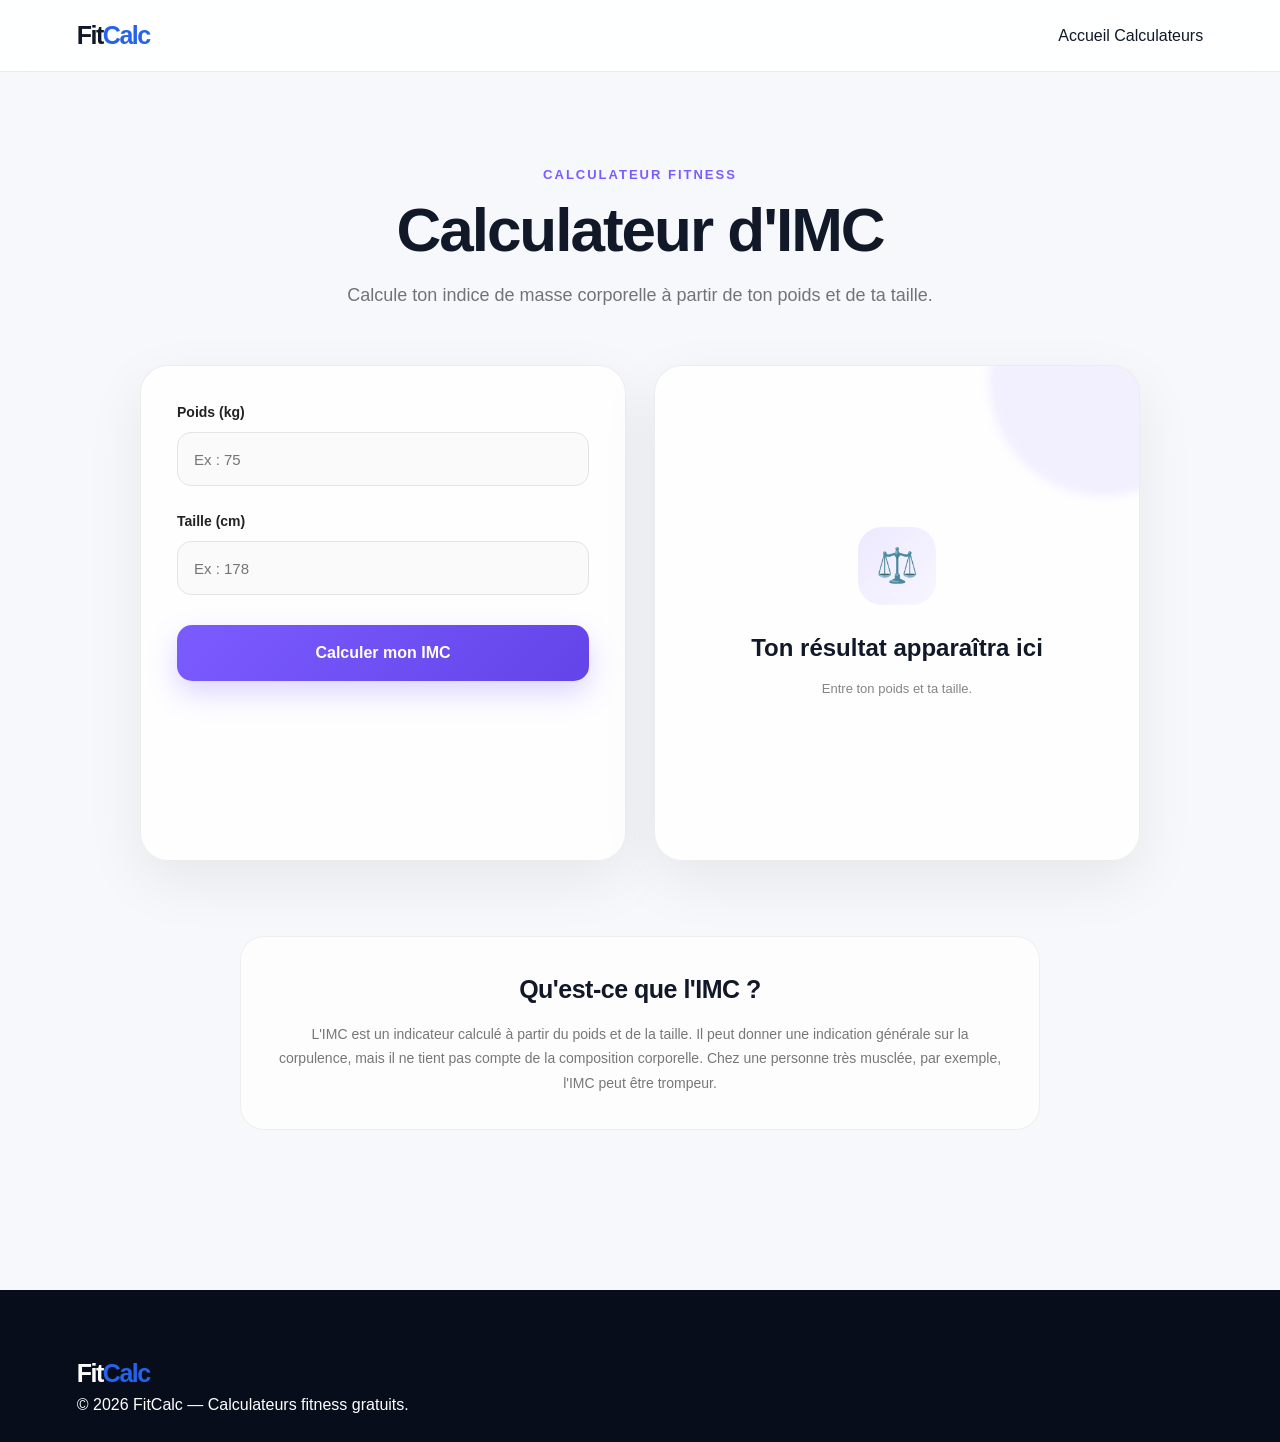
<file: imc.html>
<!DOCTYPE html>

<html lang="fr">

<head> <meta charset="UTF-8"> <meta name="viewport" content="width=device-width, initial-scale=1.0">
<link rel="icon" type="image/png" href="faviconn.png">
<!-- HalalSpark Auto Ads — fit-ad profile -->
<script src="https://ads.halalspark.co.uk/get-auto-ads-script?websiteId=4ecf8b89-10f3-4b16-b54c-d63793d1d5c9&profile=fit-ad" async></script>


<title>Calculateur IMC - FitCalc</title>

<meta
    name="description"
    content="Calcule gratuitement ton IMC et découvre dans quelle catégorie se situe ton résultat."
>

<link rel="stylesheet" href="style.css">

<style>

    /* =========================================
       PAGE CALCULATEUR
    ========================================= */

    .calculator-page {
        max-width: 1180px;
        margin: 0 auto;
        padding: 90px 24px 70px;
    }


    /* =========================================
       INTRO
    ========================================= */

    .calculator-intro {
        max-width: 720px;
        margin: 0 auto 55px;
        text-align: center;

        animation: fadeUp .7s ease both;
    }

    .section-label {
        display: inline-block;
        margin-bottom: 16px;

        color: #7c5cff;

        font-size: 13px;
        font-weight: 800;

        letter-spacing: 2px;
    }

    .calculator-intro h1 {
        margin: 0 0 18px;

        font-size: clamp(38px, 5vw, 62px);
        line-height: 1.05;

        letter-spacing: -2px;
    }

    .calculator-intro > p:last-child {
        max-width: 650px;
        margin: 0 auto;

        color: #737373;

        font-size: 18px;
        line-height: 1.7;
    }


    /* =========================================
       CONTENEUR PRINCIPAL
    ========================================= */

    .calculator-container {
        display: grid;

        grid-template-columns:
            minmax(0, 1fr)
            minmax(0, 1fr);

        gap: 28px;

        align-items: stretch;
    }

    .calculator-form,
    .result-container {
        border: 1px solid rgba(0, 0, 0, .07);

        border-radius: 28px;

        background:
            rgba(255, 255, 255, .82);

        box-shadow:
            0 20px 60px rgba(0, 0, 0, .07);

        backdrop-filter: blur(15px);
    }


    /* =========================================
       FORMULAIRE
    ========================================= */

    .calculator-form {
        padding: 36px;

        animation:
            fadeUp .7s .1s ease both;
    }

    .form-group {
        margin-bottom: 25px;
    }

    .form-group label {
        display: block;

        margin-bottom: 9px;

        color: #222;

        font-size: 14px;
        font-weight: 700;
    }

    .form-group input {
        width: 100%;
        height: 54px;

        box-sizing: border-box;

        padding: 0 16px;

        border: 1px solid #e3e3e3;
        border-radius: 14px;

        outline: none;

        background: #fafafa;
        color: #171717;

        font-family: inherit;
        font-size: 15px;

        transition:
            border-color .25s ease,
            box-shadow .25s ease,
            background .25s ease,
            transform .25s ease;
    }

    .form-group input:hover {
        border-color: #d1d1d1;
        background: #fff;
    }

    .form-group input:focus {
        border-color: #7c5cff;

        background: #fff;

        box-shadow:
            0 0 0 4px rgba(124, 92, 255, .10);

        transform: translateY(-1px);
    }


    /* =========================================
       BOUTON
    ========================================= */

    .calculate-button {
        width: 100%;
        min-height: 56px;

        margin-top: 5px;

        border: 0;
        border-radius: 15px;

        background:
            linear-gradient(
                135deg,
                #7c5cff,
                #6344e8
            );

        color: white;

        font-family: inherit;
        font-size: 16px;
        font-weight: 800;

        cursor: pointer;

        box-shadow:
            0 12px 28px
            rgba(124, 92, 255, .25);

        transition:
            transform .25s ease,
            box-shadow .25s ease,
            filter .25s ease;
    }

    .calculate-button:hover {
        transform: translateY(-3px);

        box-shadow:
            0 17px 35px
            rgba(124, 92, 255, .32);

        filter: brightness(1.04);
    }

    .calculate-button:active {
        transform:
            translateY(-1px)
            scale(.99);
    }


    /* =========================================
       ERREUR
    ========================================= */

    .error-message {
        min-height: 20px;

        margin: 13px 0 0;

        color: #e5484d;

        text-align: center;

        font-size: 14px;
        font-weight: 600;
    }


    /* =========================================
       RESULTAT
    ========================================= */

    .result-container {
        position: relative;

        min-height: 430px;

        overflow: hidden;

        animation:
            fadeUp .7s .2s ease both;
    }

    .result-container::before {
        content: "";

        position: absolute;

        width: 230px;
        height: 230px;

        top: -100px;
        right: -80px;

        border-radius: 50%;

        background:
            rgba(124, 92, 255, .09);

        filter: blur(5px);
    }


    /* =========================================
       PLACEHOLDER
    ========================================= */

    .result-placeholder {
        position: relative;

        min-height: 430px;

        box-sizing: border-box;

        padding: 45px;

        display: flex;

        flex-direction: column;

        justify-content: center;

        align-items: center;

        text-align: center;
    }

    .result-icon {
        width: 78px;
        height: 78px;

        margin-bottom: 25px;

        display: flex;

        align-items: center;
        justify-content: center;

        border-radius: 24px;

        background:
            linear-gradient(
                135deg,
                rgba(124, 92, 255, .13),
                rgba(124, 92, 255, .05)
            );

        font-size: 34px;

        animation:
            floating 3s ease-in-out infinite;
    }

    .result-placeholder h2 {
        margin: 0 0 12px;

        font-size: 24px;
    }

    .result-placeholder p {
        max-width: 390px;

        margin: 0;

        color: #858585;

        line-height: 1.7;
    }


    /* =========================================
       RESULTAT APRÈS CALCUL
    ========================================= */

    .result-content {
        position: relative;

        padding: 42px;

        animation:
            resultAppear .55s ease both;
    }

    .result-label {
        margin: 0 0 10px;

        color: #7c5cff;

        font-size: 12px;
        font-weight: 900;

        letter-spacing: 2px;
    }

    .result-content h2 {
        margin: 0;

        font-size: clamp(55px, 7vw, 78px);

        line-height: 1;

        letter-spacing: -4px;

        background:
            linear-gradient(
                135deg,
                #171717,
                #7c5cff
            );

        -webkit-background-clip: text;
        -webkit-text-fill-color: transparent;

        background-clip: text;
    }

    .result-subtitle {
        margin: 14px 0 34px;

        color: #777;

        font-size: 16px;
        font-weight: 600;
    }


    /* =========================================
       STATISTIQUES
    ========================================= */

    .result-stats {
        display: grid;

        grid-template-columns: 1fr 1fr;

        gap: 14px;

        margin-bottom: 22px;
    }

    .result-stat {
        padding: 20px;

        border: 1px solid #ededed;

        border-radius: 18px;

        background: #fafafa;

        transition:
            transform .25s ease,
            box-shadow .25s ease;
    }

    .result-stat:hover {
        transform: translateY(-3px);

        box-shadow:
            0 12px 25px
            rgba(0, 0, 0, .06);
    }

    .result-stat span {
        display: block;

        margin-bottom: 8px;

        color: #888;

        font-size: 13px;
    }

    .result-stat strong {
        display: block;

        font-size: 20px;
    }


    /* =========================================
       CONSEIL
    ========================================= */

    .result-tip {
        padding: 18px 20px;

        border-radius: 17px;

        background:
            rgba(124, 92, 255, .07);

        color: #555;

        font-size: 13px;

        line-height: 1.65;
    }


    /* =========================================
       INFORMATIONS
    ========================================= */

    .info-section {
        max-width: 800px;

        margin: 75px auto 0;

        padding: 34px;

        border: 1px solid rgba(0, 0, 0, .06);

        border-radius: 24px;

        background:
            rgba(255, 255, 255, .7);

        text-align: center;

        animation:
            fadeUp .7s .3s ease both;
    }

    .info-section h2 {
        margin: 0 0 13px;

        font-size: 25px;
    }

    .info-section p {
        margin: 0;

        color: #777;

        line-height: 1.75;
    }


    /* =========================================
       ANIMATIONS
    ========================================= */

    @keyframes fadeUp {

        from {
            opacity: 0;
            transform: translateY(25px);
        }

        to {
            opacity: 1;
            transform: translateY(0);
        }

    }


    @keyframes resultAppear {

        from {
            opacity: 0;

            transform:
                translateY(18px)
                scale(.98);
        }

        to {
            opacity: 1;

            transform:
                translateY(0)
                scale(1);
        }

    }


    @keyframes floating {

        0%,
        100% {
            transform: translateY(0);
        }

        50% {
            transform: translateY(-7px);
        }

    }


    /* =========================================
       MOBILE
    ========================================= */

    @media (max-width: 800px) {

        .calculator-page {
            padding:
                60px
                18px
                50px;
        }

        .calculator-container {
            grid-template-columns: 1fr;
        }

        .calculator-form {
            padding: 25px;
        }

        .result-container,
        .result-placeholder {
            min-height: 430px;
        }

        .result-content {
            padding: 30px 25px;
        }

        .result-stats {
            grid-template-columns: 1fr;
        }

        .info-section {
            margin-top: 45px;

            padding: 25px;
        }

    }


    @media (max-width: 450px) {

        .calculator-intro h1 {
            letter-spacing: -1.5px;
        }

        .calculator-intro > p:last-child {
            font-size: 16px;
        }

        .result-content h2 {
            font-size: 55px;
        }

    }

</style>

</head>

<body>

<!-- =========================================
     NAVIGATION
========================================== -->

<header class="navbar">

    <div class="logo">
        Fit<span>Calc</span>
    </div>

    <nav>

        <a href="index.html">
            Accueil
        </a>

        <a href="index.html#calculateurs">
            Calculateurs
        </a>

    </nav>

</header>



<!-- =========================================
     CALCULATEUR
========================================= -->

<main class="calculator-page">


    <section class="calculator-intro">

        <p class="section-label">
            CALCULATEUR FITNESS
        </p>

        <h1>
            Calculateur d'IMC
        </h1>

        <p>
            Calcule ton indice de masse corporelle à partir
            de ton poids et de ta taille.
        </p>

    </section>



    <section class="calculator-container">


        <!-- FORMULAIRE -->

        <div class="calculator-form">


            <div class="form-group">

                <label for="weight">
                    Poids (kg)
                </label>

                <input
                    type="number"
                    id="weight"
                    placeholder="Ex : 75"
                    min="20"
                    max="300"
                    step="0.1"
                >

            </div>



            <div class="form-group">

                <label for="height">
                    Taille (cm)
                </label>

                <input
                    type="number"
                    id="height"
                    placeholder="Ex : 178"
                    min="100"
                    max="250"
                >

            </div>



            <button
                class="calculate-button"
                onclick="calculateBMI()"
            >
                Calculer mon IMC
            </button>


            <p
                id="error"
                class="error-message"
            ></p>

        </div>



        <!-- RESULTAT -->

        <div
            id="result"
            class="result-container"
        >

            <div class="result-placeholder">

                <div class="result-icon">
                    ⚖️
                </div>

                <h2>
                    Ton résultat apparaîtra ici
                </h2>

                <p>
                    Entre ton poids et ta taille.
                </p>

            </div>

        </div>

    </section>



    <!-- INFORMATIONS -->

    <section class="info-section">

        <h2>
            Qu'est-ce que l'IMC ?
        </h2>

        <p>
            L'IMC est un indicateur calculé à partir du poids
            et de la taille. Il peut donner une indication
            générale sur la corpulence, mais il ne tient pas
            compte de la composition corporelle. Chez une personne
            très musclée, par exemple, l'IMC peut être trompeur.
        </p>

    </section>

</main>



<!-- =========================================
     FOOTER
========================================== -->

<footer>

    <div class="logo">
        Fit<span>Calc</span>
    </div>

    <p>
        © 2026 FitCalc — Calculateurs fitness gratuits.
    </p>

</footer>



<!-- =========================================
     JAVASCRIPT
========================================== -->

<script>

    function calculateBMI() {

        const weight =
            parseFloat(
                document.getElementById("weight").value
            );

        const height =
            parseFloat(
                document.getElementById("height").value
            );

        const error =
            document.getElementById("error");

        const result =
            document.getElementById("result");


        /* =====================================
           VALIDATION
        ===================================== */

        if (!weight || !height) {

            error.textContent =
                "Veuillez remplir tous les champs.";

            return;
        }


        if (weight < 20 || weight > 300) {

            error.textContent =
                "Le poids doit être compris entre 20 et 300 kg.";

            return;
        }


        if (height < 100 || height > 250) {

            error.textContent =
                "La taille doit être comprise entre 100 et 250 cm.";

            return;
        }


        error.textContent = "";


        /* =====================================
           CONVERSION
        ===================================== */

        const heightInMeters =
            height / 100;


        /* =====================================
           CALCUL IMC
        ===================================== */

        const bmi =
            weight /
            (
                heightInMeters *
                heightInMeters
            );


        const roundedBMI =
            bmi.toFixed(1);


        /* =====================================
           CATÉGORIE
        ===================================== */

        let category;


        if (bmi < 18.5) {

            category =
                "Insuffisance pondérale";

        } else if (bmi < 25) {

            category =
                "Corpulence normale";

        } else if (bmi < 30) {

            category =
                "Surpoids";

        } else {

            category =
                "Obésité";

        }


        /* =====================================
           AFFICHAGE
        ===================================== */

        result.innerHTML = `

            <div class="result-content">


                <p class="result-label">
                    TON IMC
                </p>


                <h2>
                    ${roundedBMI}
                </h2>


                <p class="result-subtitle">
                    ${category}
                </p>



                <div class="result-stats">


                    <div class="result-stat">

                        <span>
                            Poids
                        </span>

                        <strong>
                            ${weight} kg
                        </strong>

                    </div>



                    <div class="result-stat">

                        <span>
                            Taille
                        </span>

                        <strong>
                            ${height} cm
                        </strong>

                    </div>


                </div>



                <div class="result-tip">

                    💡 L'IMC est uniquement un indicateur général.
                    Il ne permet pas à lui seul d'évaluer la santé
                    ou la composition corporelle d'une personne.

                </div>


            </div>

        `;

    }

</script>

</body>

</html>
</file>
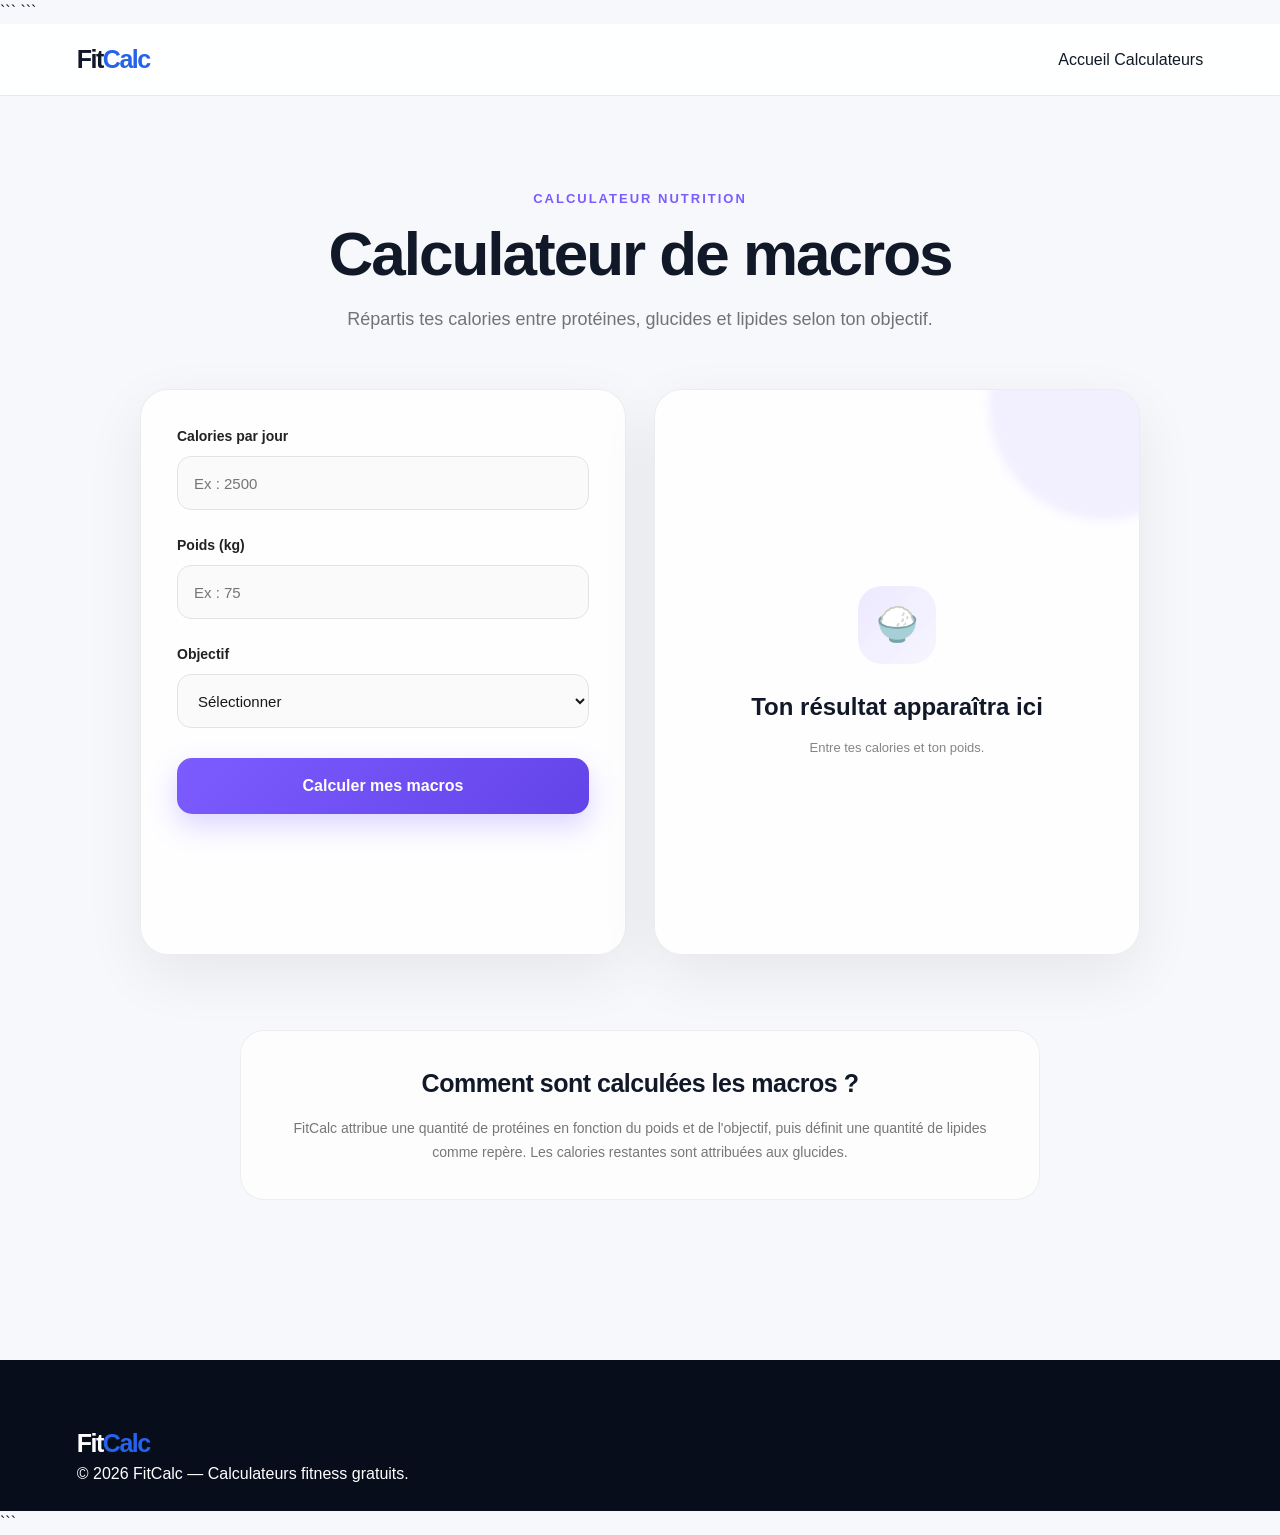
<file: macros.html>
<!DOCTYPE html>

<html lang="fr">

<head>
    <meta charset="UTF-8">
    <meta name="viewport" content="width=device-width, initial-scale=1.0">
    <link rel="icon" type="image/png" href="faviconn.png">
<title>Calculateur de macros - FitCalc</title>
<!-- HalalSpark Enhanced Ad Script v3.0 - sidebar -->
<script src="https://ads.halalspark.co.uk/get-ad-script-sidebar?placement_id=703b8769-d03c-4c17-96b4-c15bcb72c194&domain=https://fitcal.fr&_v=3.0" async></script>



<meta
    name="description"
    content="Calcule tes protéines, glucides et lipides selon tes calories et ton objectif."
>

<link rel="stylesheet" href="style.css">

<style>

    /* =========================================
       PAGE CALCULATEUR
    ========================================= */

    .calculator-page {
        max-width: 1180px;
        margin: 0 auto;
        padding: 90px 24px 70px;
    }


    /* =========================================
       INTRO
    ========================================= */

    .calculator-intro {
        max-width: 720px;
        margin: 0 auto 55px;
        text-align: center;
        animation: fadeUp .7s ease both;
    }

    .section-label {
        display: inline-block;
        margin-bottom: 16px;
        color: #7c5cff;
        font-size: 13px;
        font-weight: 800;
        letter-spacing: 2px;
    }

    .calculator-intro h1 {
        margin: 0 0 18px;
        font-size: clamp(38px, 5vw, 62px);
        line-height: 1.05;
        letter-spacing: -2px;
    }

    .calculator-intro > p:last-child {
        max-width: 650px;
        margin: 0 auto;
        color: #737373;
        font-size: 18px;
        line-height: 1.7;
    }


    /* =========================================
       CONTENEUR
    ========================================= */

    .calculator-container {
        display: grid;
        grid-template-columns: minmax(0, 1fr) minmax(0, 1fr);
        gap: 28px;
        align-items: stretch;
    }

    .calculator-form,
    .result-container {
        border: 1px solid rgba(0, 0, 0, .07);
        border-radius: 28px;
        background: rgba(255, 255, 255, .82);
        box-shadow: 0 20px 60px rgba(0, 0, 0, .07);
        backdrop-filter: blur(15px);
    }


    /* =========================================
       FORMULAIRE
    ========================================= */

    .calculator-form {
        padding: 36px;
        animation: fadeUp .7s .1s ease both;
    }

    .form-group {
        margin-bottom: 25px;
    }

    .form-group label {
        display: block;
        margin-bottom: 9px;
        color: #222;
        font-size: 14px;
        font-weight: 700;
    }

    .form-group input,
    .form-group select {
        width: 100%;
        height: 54px;
        box-sizing: border-box;
        padding: 0 16px;

        border: 1px solid #e3e3e3;
        border-radius: 14px;

        outline: none;
        background: #fafafa;
        color: #171717;

        font-family: inherit;
        font-size: 15px;

        transition:
            border-color .25s ease,
            box-shadow .25s ease,
            background .25s ease,
            transform .25s ease;
    }

    .form-group input:hover,
    .form-group select:hover {
        border-color: #d1d1d1;
        background: #fff;
    }

    .form-group input:focus,
    .form-group select:focus {
        border-color: #7c5cff;
        background: #fff;

        box-shadow:
            0 0 0 4px rgba(124, 92, 255, .10);

        transform: translateY(-1px);
    }


    /* =========================================
       BOUTON
    ========================================= */

    .calculate-button {
        width: 100%;
        min-height: 56px;
        margin-top: 5px;

        border: 0;
        border-radius: 15px;

        background:
            linear-gradient(
                135deg,
                #7c5cff,
                #6344e8
            );

        color: white;

        font-family: inherit;
        font-size: 16px;
        font-weight: 800;

        cursor: pointer;

        box-shadow:
            0 12px 28px rgba(124, 92, 255, .25);

        transition:
            transform .25s ease,
            box-shadow .25s ease,
            filter .25s ease;
    }

    .calculate-button:hover {
        transform: translateY(-3px);

        box-shadow:
            0 17px 35px rgba(124, 92, 255, .32);

        filter: brightness(1.04);
    }

    .calculate-button:active {
        transform: translateY(-1px) scale(.99);
    }


    /* =========================================
       ERREUR
    ========================================= */

    .error-message {
        min-height: 20px;
        margin: 13px 0 0;

        color: #e5484d;

        text-align: center;

        font-size: 14px;
        font-weight: 600;
    }


    /* =========================================
       RESULTAT
    ========================================= */

    .result-container {
        position: relative;
        min-height: 500px;
        overflow: hidden;

        animation:
            fadeUp .7s .2s ease both;
    }

    .result-container::before {
        content: "";

        position: absolute;

        width: 230px;
        height: 230px;

        top: -100px;
        right: -80px;

        border-radius: 50%;

        background:
            rgba(124, 92, 255, .09);

        filter: blur(5px);
    }


    /* =========================================
       PLACEHOLDER
    ========================================= */

    .result-placeholder {
        position: relative;

        min-height: 500px;
        box-sizing: border-box;
        padding: 45px;

        display: flex;
        flex-direction: column;
        justify-content: center;
        align-items: center;

        text-align: center;
    }

    .result-icon {
        width: 78px;
        height: 78px;

        margin-bottom: 25px;

        display: flex;
        align-items: center;
        justify-content: center;

        border-radius: 24px;

        background:
            linear-gradient(
                135deg,
                rgba(124, 92, 255, .13),
                rgba(124, 92, 255, .05)
            );

        font-size: 34px;

        animation:
            floating 3s ease-in-out infinite;
    }

    .result-placeholder h2 {
        margin: 0 0 12px;
        font-size: 24px;
    }

    .result-placeholder p {
        max-width: 390px;
        margin: 0;

        color: #858585;

        line-height: 1.7;
    }


    /* =========================================
       RESULTAT
    ========================================= */

    .result-content {
        position: relative;
        padding: 42px;

        animation:
            resultAppear .55s ease both;
    }

    .result-label {
        margin: 0 0 10px;

        color: #7c5cff;

        font-size: 12px;
        font-weight: 900;

        letter-spacing: 2px;
    }

    .result-content h2 {
        margin: 0;

        font-size: clamp(48px, 6vw, 68px);
        line-height: 1;

        letter-spacing: -3px;

        background:
            linear-gradient(
                135deg,
                #171717,
                #7c5cff
            );

        -webkit-background-clip: text;
        -webkit-text-fill-color: transparent;

        background-clip: text;
    }

    .result-subtitle {
        margin: 14px 0 34px;

        color: #777;

        font-size: 15px;
    }


    /* =========================================
       STATISTIQUES
    ========================================= */

    .result-stats {
        display: grid;

        grid-template-columns: 1fr 1fr;

        gap: 14px;

        margin-bottom: 22px;
    }

    .result-stat {
        padding: 20px;

        border: 1px solid #ededed;
        border-radius: 18px;

        background: #fafafa;

        transition:
            transform .25s ease,
            box-shadow .25s ease;
    }

    .result-stat:hover {
        transform: translateY(-3px);

        box-shadow:
            0 12px 25px rgba(0, 0, 0, .06);
    }

    .result-stat span {
        display: block;

        margin-bottom: 8px;

        color: #888;

        font-size: 13px;
    }

    .result-stat strong {
        display: block;

        font-size: 20px;
    }


    /* =========================================
       CONSEIL
    ========================================= */

    .result-tip {
        padding: 18px 20px;

        border-radius: 17px;

        background:
            rgba(124, 92, 255, .07);

        color: #555;

        font-size: 13px;

        line-height: 1.65;
    }


    /* =========================================
       INFORMATIONS
    ========================================= */

    .info-section {
        max-width: 800px;

        margin: 75px auto 0;
        padding: 34px;

        border: 1px solid rgba(0, 0, 0, .06);
        border-radius: 24px;

        background:
            rgba(255, 255, 255, .7);

        text-align: center;

        animation:
            fadeUp .7s .3s ease both;
    }

    .info-section h2 {
        margin: 0 0 13px;

        font-size: 25px;
    }

    .info-section p {
        margin: 0;

        color: #777;

        line-height: 1.75;
    }


    /* =========================================
       ANIMATIONS
    ========================================= */

    @keyframes fadeUp {

        from {
            opacity: 0;
            transform: translateY(25px);
        }

        to {
            opacity: 1;
            transform: translateY(0);
        }

    }

    @keyframes resultAppear {

        from {
            opacity: 0;

            transform:
                translateY(18px)
                scale(.98);
        }

        to {
            opacity: 1;

            transform:
                translateY(0)
                scale(1);
        }

    }

    @keyframes floating {

        0%,
        100% {
            transform: translateY(0);
        }

        50% {
            transform: translateY(-7px);
        }

    }


    /* =========================================
       MOBILE
    ========================================= */

    @media (max-width: 800px) {

        .calculator-page {
            padding:
                60px
                18px
                50px;
        }

        .calculator-container {
            grid-template-columns: 1fr;
        }

        .calculator-form {
            padding: 25px;
        }

        .result-container,
        .result-placeholder {
            min-height: 450px;
        }

        .result-content {
            padding: 30px 25px;
        }

        .result-stats {
            grid-template-columns: 1fr;
        }

        .info-section {
            margin-top: 45px;
            padding: 25px;
        }

    }


    @media (max-width: 450px) {

        .calculator-intro h1 {
            letter-spacing: -1.5px;
        }

        .calculator-intro > p:last-child {
            font-size: 16px;
        }

        .result-content h2 {
            font-size: 48px;
        }

    }

</style>
```

</head>

<body>

```
<!-- =========================================
     NAVIGATION
========================================== -->

<header class="navbar">

    <div class="logo">
        Fit<span>Calc</span>
    </div>

    <nav>

        <a href="index.html">
            Accueil
        </a>

        <a href="index.html#calculateurs">
            Calculateurs
        </a>

    </nav>

</header>



<!-- =========================================
     PAGE
========================================== -->

<main class="calculator-page">


    <!-- INTRO -->

    <section class="calculator-intro">

        <p class="section-label">
            CALCULATEUR NUTRITION
        </p>

        <h1>
            Calculateur de macros
        </h1>

        <p>
            Répartis tes calories entre protéines, glucides
            et lipides selon ton objectif.
        </p>

    </section>



    <!-- CALCULATEUR -->

    <section class="calculator-container">


        <!-- FORMULAIRE -->

        <div class="calculator-form">


            <div class="form-group">

                <label for="calories">
                    Calories par jour
                </label>

                <input
                    type="number"
                    id="calories"
                    placeholder="Ex : 2500"
                    min="800"
                    max="10000"
                >

            </div>



            <div class="form-group">

                <label for="weight">
                    Poids (kg)
                </label>

                <input
                    type="number"
                    id="weight"
                    placeholder="Ex : 75"
                    min="20"
                    max="300"
                >

            </div>



            <div class="form-group">

                <label for="goal">
                    Objectif
                </label>

                <select id="goal">

                    <option value="">
                        Sélectionner
                    </option>

                    <option value="cut">
                        🔻 Perte de graisse
                    </option>

                    <option value="maintain">
                        ⚖️ Maintien
                    </option>

                    <option value="bulk">
                        📈 Prise de muscle
                    </option>

                </select>

            </div>



            <button
                class="calculate-button"
                onclick="calculateMacros()"
            >
                Calculer mes macros
            </button>


            <p
                id="error"
                class="error-message"
            ></p>

        </div>



        <!-- RESULTAT -->

        <div
            id="result"
            class="result-container"
        >

            <div class="result-placeholder">

                <div class="result-icon">
                    🍚
                </div>

                <h2>
                    Ton résultat apparaîtra ici
                </h2>

                <p>
                    Entre tes calories et ton poids.
                </p>

            </div>

        </div>

    </section>



    <!-- INFORMATIONS -->

    <section class="info-section">

        <h2>
            Comment sont calculées les macros ?
        </h2>

        <p>
            FitCalc attribue une quantité de protéines en fonction
            du poids et de l'objectif, puis définit une quantité
            de lipides comme repère. Les calories restantes sont
            attribuées aux glucides.
        </p>

    </section>

</main>



<!-- =========================================
     FOOTER
========================================== -->

<footer>

    <div class="logo">
        Fit<span>Calc</span>
    </div>

    <p>
        © 2026 FitCalc — Calculateurs fitness gratuits.
    </p>

</footer>



<!-- =========================================
     JAVASCRIPT
========================================== -->

<script>

    function calculateMacros() {

        const calories =
            parseFloat(
                document.getElementById("calories").value
            );

        const weight =
            parseFloat(
                document.getElementById("weight").value
            );

        const goal =
            document.getElementById("goal").value;

        const error =
            document.getElementById("error");

        const result =
            document.getElementById("result");


        /* =====================================
           VALIDATION
        ===================================== */

        if (!calories || !weight || !goal) {

            error.textContent =
                "Veuillez remplir tous les champs.";

            return;
        }


        error.textContent = "";


        /* =====================================
           PROTÉINES
        ===================================== */

        let proteinPerKg;


        if (goal === "cut") {

            proteinPerKg = 2.0;

        } else if (goal === "bulk") {

            proteinPerKg = 1.8;

        } else {

            proteinPerKg = 1.6;

        }


        const protein =
            Math.round(
                weight * proteinPerKg
            );


        /* =====================================
           LIPIDES
        ===================================== */

        const fat =
            Math.round(
                weight * 0.8
            );


        /* =====================================
           CALORIES PROTÉINES
        ===================================== */

        const proteinCalories =
            protein * 4;


        /* =====================================
           CALORIES LIPIDES
        ===================================== */

        const fatCalories =
            fat * 9;


        /* =====================================
           CALORIES RESTANTES
        ===================================== */

        const remainingCalories =
            calories -
            proteinCalories -
            fatCalories;


        const carbs =
            Math.max(
                0,
                Math.round(
                    remainingCalories / 4
                )
            );


        /* =====================================
           AFFICHAGE
        ===================================== */

        result.innerHTML = `

            <div class="result-content">


                <p class="result-label">
                    TA RÉPARTITION
                </p>


                <h2>
                    ${calories} kcal
                </h2>


                <p class="result-subtitle">
                    par jour
                </p>



                <div class="result-stats">


                    <div class="result-stat">

                        <span>
                            🥩 Protéines
                        </span>

                        <strong>
                            ${protein} g
                        </strong>

                    </div>



                    <div class="result-stat">

                        <span>
                            🍚 Glucides
                        </span>

                        <strong>
                            ${carbs} g
                        </strong>

                    </div>



                    <div class="result-stat">

                        <span>
                            🥑 Lipides
                        </span>

                        <strong>
                            ${fat} g
                        </strong>

                    </div>



                    <div class="result-stat">

                        <span>
                            🔥 Calories
                        </span>

                        <strong>
                            ${calories} kcal
                        </strong>

                    </div>


                </div>



                <div class="result-tip">

                    💡 Cette répartition est un repère.
                    Les besoins individuels peuvent varier selon
                    ton activité, ton alimentation et ton objectif.

                </div>


            </div>

        `;

    }

</script>
```

</body>

</html>
</file>
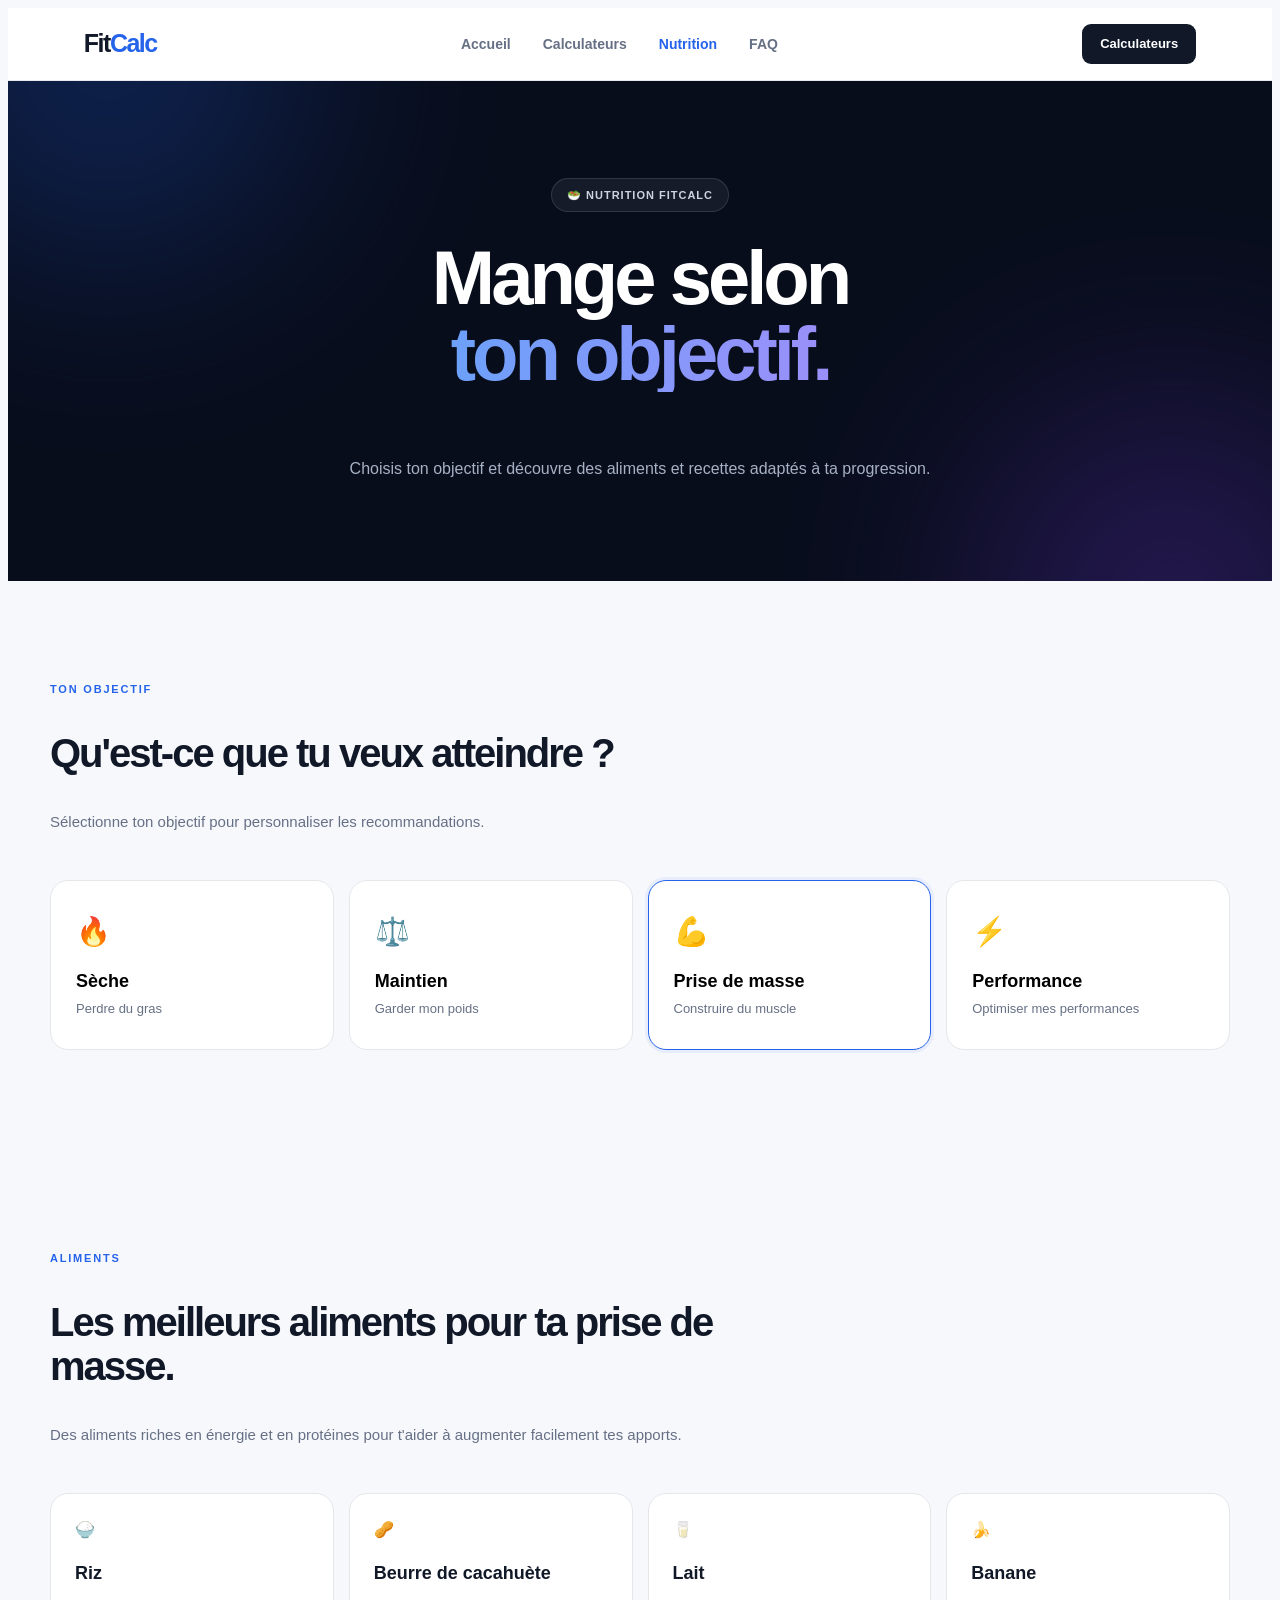
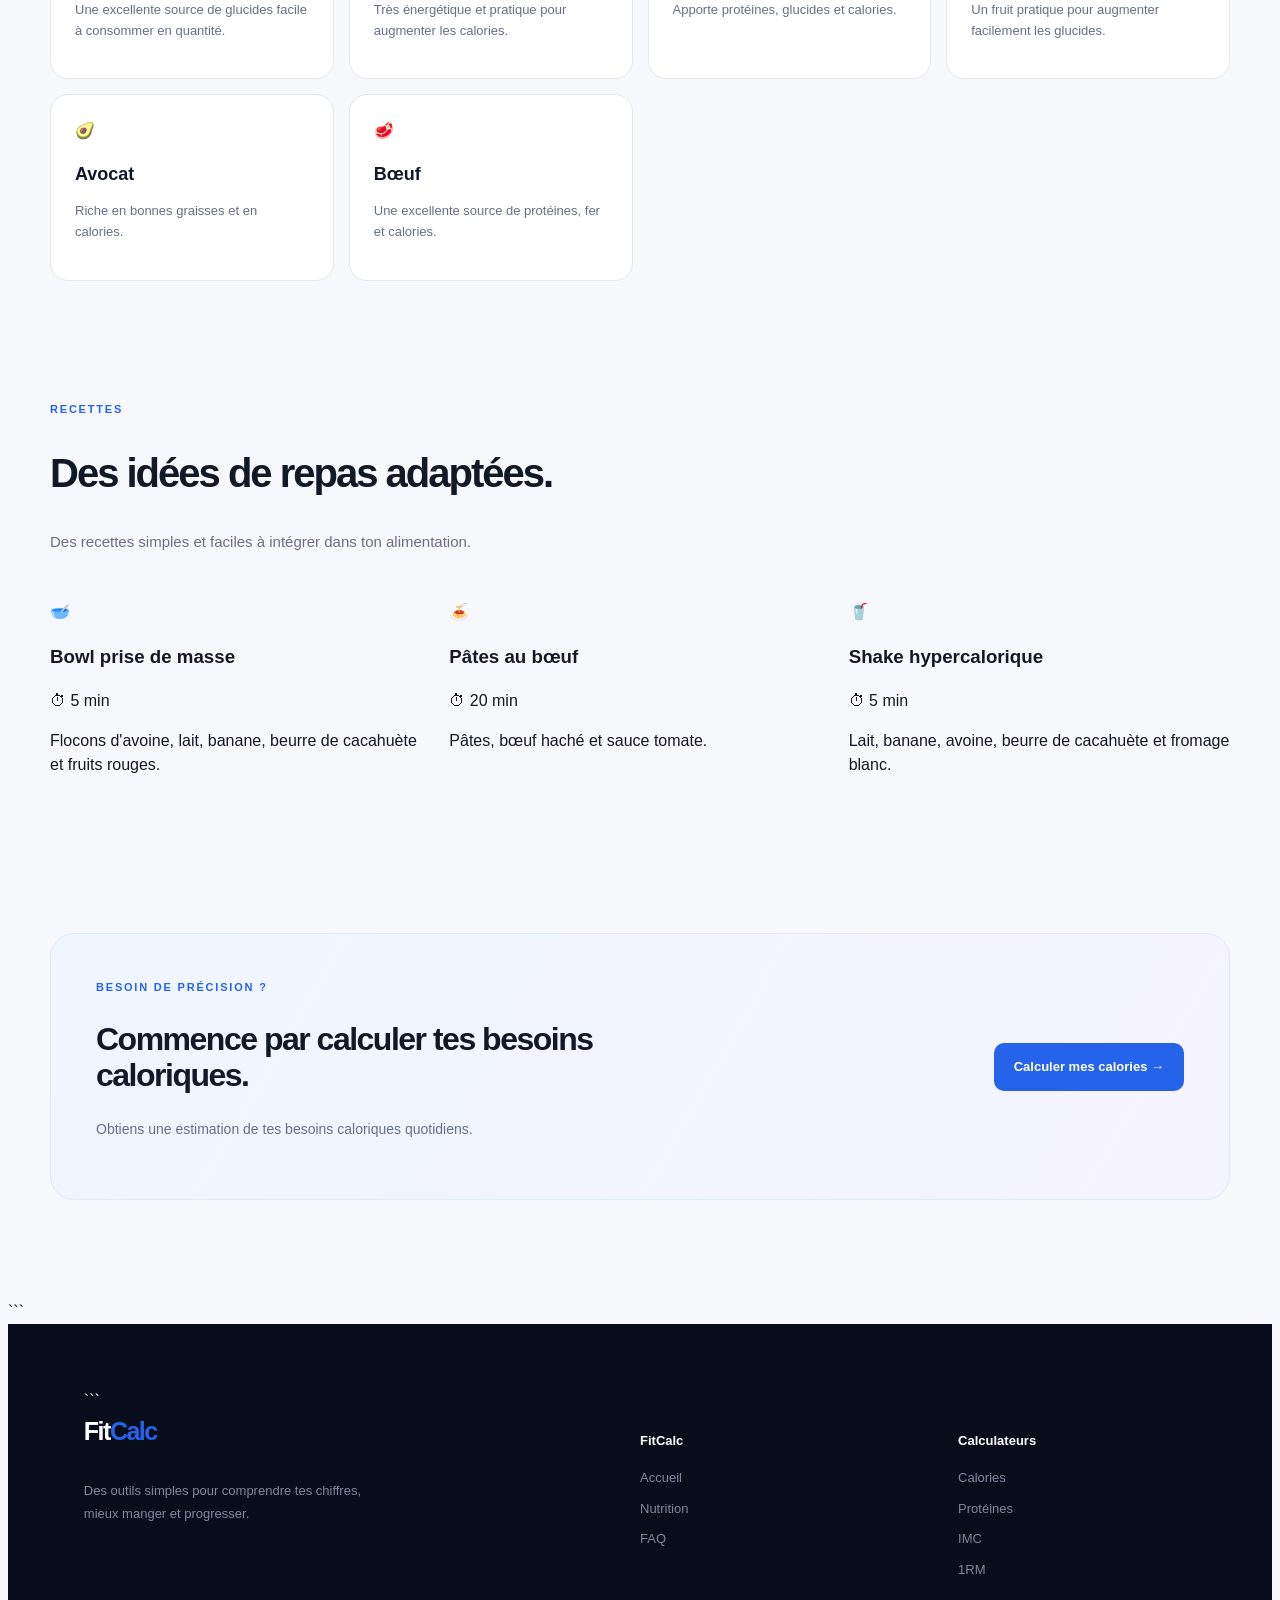
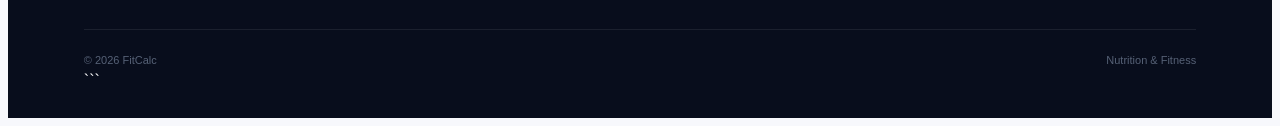
<file: nutrition.html>
<!DOCTYPE html>

<html lang="fr">

<head>
    <meta charset="UTF-8">
    <meta name="viewport" content="width=device-width, initial-scale=1.0">
    <link rel="icon" type="image/png" href="faviconn.png">


<title>Nutrition — FitCalc</title>

<link rel="stylesheet" href="nutrition.css">
    <!-- HalalSpark Enhanced Ad Script v3.0 - sidebar -->
<script src="https://ads.halalspark.co.uk/get-ad-script-sidebar?placement_id=703b8769-d03c-4c17-96b4-c15bcb72c194&domain=https://fitcal.fr&_v=3.0" async></script>


</head>

<body>

<header class="navbar">


<a href="../index.html" class="logo">
    Fit<span>Calc</span>
</a>

<nav class="desktop-nav">
    <a href="../index.html">Accueil</a>
    <a href="../index.html#calculators">Calculateurs</a>
    <a href="nutrition.html" class="active">Nutrition</a>
    <a href="../index.html#faq">FAQ</a>
</nav>

<a href="../index.html#calculators" class="nav-button">
    Calculateurs
</a>


</header>

<main>


<section class="nutrition-hero">

    <div class="hero-orb orb-one"></div>
    <div class="hero-orb orb-two"></div>

    <div class="nutrition-hero-content">

        <div class="hero-badge">
            🥗 NUTRITION FITCALC
        </div>

        <h1>
            Mange selon
            <span>ton objectif.</span>
        </h1>

        <p>
            Choisis ton objectif et découvre des aliments
            et recettes adaptés à ta progression.
        </p>

    </div>

</section>


<section class="goal-section">

    <div class="section-heading">

        <div class="section-label">
            TON OBJECTIF
        </div>

        <h2>
            Qu'est-ce que tu veux atteindre ?
        </h2>

        <p>
            Sélectionne ton objectif pour personnaliser
            les recommandations.
        </p>

    </div>


    <div class="goal-grid">

        <button type="button" class="goal-card" data-goal="cut">

            <span class="goal-icon">🔥</span>

            <strong>Sèche</strong>

            <span>Perdre du gras</span>

        </button>


        <button type="button" class="goal-card" data-goal="maintain">

            <span class="goal-icon">⚖️</span>

            <strong>Maintien</strong>

            <span>Garder mon poids</span>

        </button>


        <button type="button" class="goal-card" data-goal="bulk">

            <span class="goal-icon">💪</span>

            <strong>Prise de masse</strong>

            <span>Construire du muscle</span>

        </button>


        <button type="button" class="goal-card" data-goal="performance">

            <span class="goal-icon">⚡</span>

            <strong>Performance</strong>

            <span>Optimiser mes performances</span>

        </button>

    </div>

</section>


<section class="foods-section">

    <div class="section-heading">

        <div class="section-label">
            ALIMENTS
        </div>

        <h2 id="foodTitle">
            Les meilleurs aliments pour ton objectif.
        </h2>

        <p id="foodDescription">
            Sélectionne un objectif ci-dessus.
        </p>

    </div>

    <div id="foodGrid" class="food-grid"></div>

</section>


<section class="recipes-section">

    <div class="section-heading">

        <div class="section-label">
            RECETTES
        </div>

        <h2>
            Des idées de repas adaptées.
        </h2>

        <p>
            Des recettes simples et faciles à intégrer
            dans ton alimentation.
        </p>

    </div>

    <div id="recipeGrid" class="recipe-grid"></div>

</section>


<section class="nutrition-cta">

    <div class="cta-box">

        <div>

            <div class="section-label">
                BESOIN DE PRÉCISION ?
            </div>

            <h2>
                Commence par calculer
                tes besoins caloriques.
            </h2>

            <p>
                Obtiens une estimation de tes besoins
                caloriques quotidiens.
            </p>

        </div>

        <a href="../calories.html" class="cta-button">
            Calculer mes calories →
        </a>

    </div>

</section>
```

</main>

<footer>

```
<div class="footer-container">

    <div class="footer-brand">

        <a href="../index.html" class="logo footer-logo">
            Fit<span>Calc</span>
        </a>

        <p>
            Des outils simples pour comprendre tes chiffres,
            mieux manger et progresser.
        </p>

    </div>


    <div class="footer-column">

        <h4>FitCalc</h4>

        <a href="../index.html">
            Accueil
        </a>

        <a href="nutrition.html">
            Nutrition
        </a>

        <a href="../index.html#faq">
            FAQ
        </a>

    </div>


    <div class="footer-column">

        <h4>Calculateurs</h4>

        <a href="../calories.html">
            Calories
        </a>

        <a href="../proteines.html">
            Protéines
        </a>

        <a href="../imc.html">
            IMC
        </a>

        <a href="../1rm.html">
            1RM
        </a>

    </div>

</div>


<div class="footer-bottom">

    <span>
        © 2026 FitCalc
    </span>

    <span>
        Nutrition & Fitness
    </span>

</div>
```

</footer>

<script src="./nutrition.js"></script>

</body>
</html>
</file>
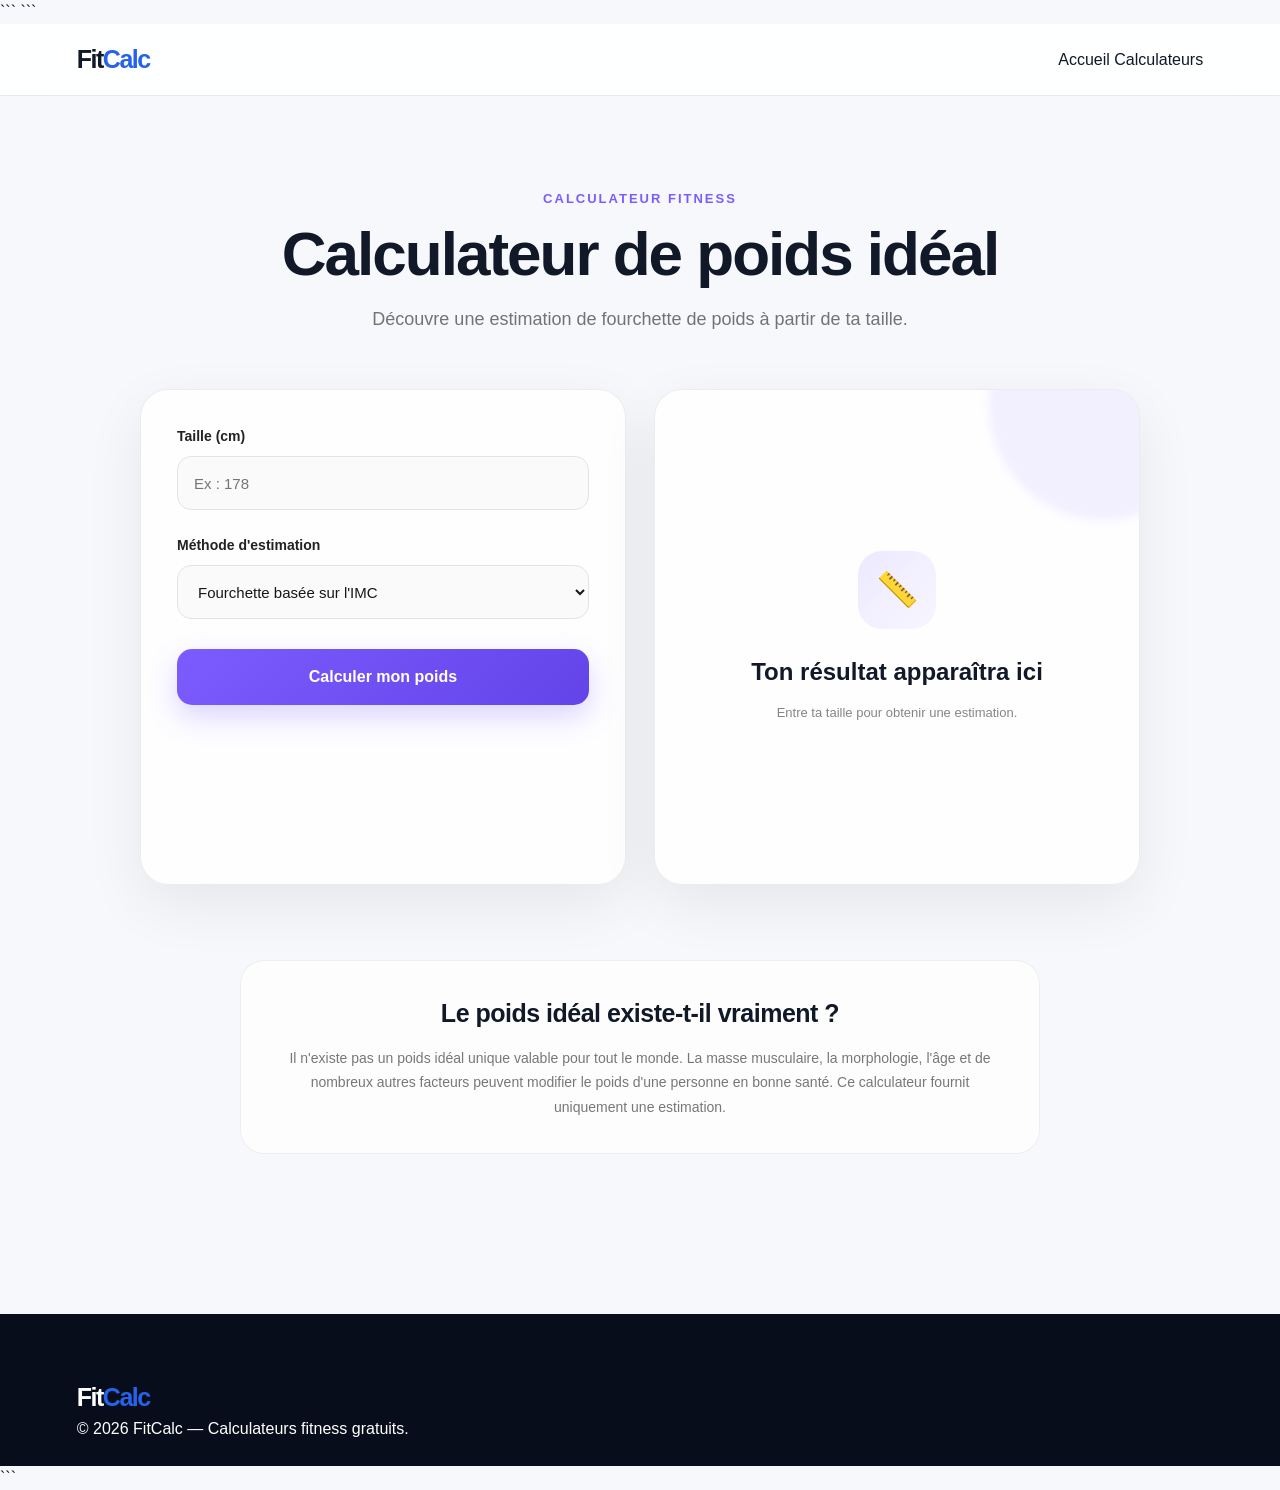
<file: poids-ideal.html>
<!DOCTYPE html>

<html lang="fr">

<head>
    <meta charset="UTF-8">
    <meta name="viewport" content="width=device-width, initial-scale=1.0">


<title>Calculateur de poids idéal - FitCalc</title>
    <!-- HalalSpark Enhanced Ad Script v3.0 - sidebar -->
<script src="https://ads.halalspark.co.uk/get-ad-script-sidebar?placement_id=703b8769-d03c-4c17-96b4-c15bcb72c194&domain=https://fitcal.fr&_v=3.0" async></script>


<meta
    name="description"
    content="Estime une fourchette de poids selon ta taille avec le calculateur FitCalc."
>

<link rel="stylesheet" href="style.css">

<style>

    /* =========================================
       PAGE POIDS IDÉAL
    ========================================= */

    .calculator-page {
        max-width: 1180px;
        margin: 0 auto;
        padding: 90px 24px 70px;
    }


    /* =========================================
       INTRO
    ========================================= */

    .calculator-intro {
        max-width: 720px;
        margin: 0 auto 55px;
        text-align: center;
        animation: fadeUp .7s ease both;
    }

    .section-label {
        display: inline-block;
        margin-bottom: 16px;
        color: #7c5cff;
        font-size: 13px;
        font-weight: 800;
        letter-spacing: 2px;
    }

    .calculator-intro h1 {
        margin: 0 0 18px;
        font-size: clamp(38px, 5vw, 62px);
        line-height: 1.05;
        letter-spacing: -2px;
    }

    .calculator-intro > p:last-child {
        max-width: 620px;
        margin: 0 auto;
        color: #737373;
        font-size: 18px;
        line-height: 1.7;
    }


    /* =========================================
       CONTENEUR
    ========================================= */

    .calculator-container {
        display: grid;
        grid-template-columns: minmax(0, 1fr) minmax(0, 1fr);
        gap: 28px;
        align-items: stretch;
    }

    .calculator-form,
    .result-container {
        border: 1px solid rgba(0, 0, 0, .07);
        border-radius: 28px;
        background: rgba(255, 255, 255, .82);
        box-shadow: 0 20px 60px rgba(0, 0, 0, .07);
        backdrop-filter: blur(15px);
    }


    /* =========================================
       FORMULAIRE
    ========================================= */

    .calculator-form {
        padding: 36px;
        animation: fadeUp .7s .1s ease both;
    }

    .form-group {
        margin-bottom: 25px;
    }

    .form-group label {
        display: block;
        margin-bottom: 9px;
        color: #222;
        font-size: 14px;
        font-weight: 700;
    }

    .form-group input,
    .form-group select {
        width: 100%;
        height: 54px;
        box-sizing: border-box;
        padding: 0 16px;
        border: 1px solid #e3e3e3;
        border-radius: 14px;
        outline: none;
        background: #fafafa;
        color: #171717;
        font-family: inherit;
        font-size: 15px;

        transition:
            border-color .25s ease,
            box-shadow .25s ease,
            background .25s ease,
            transform .25s ease;
    }

    .form-group input:hover,
    .form-group select:hover {
        border-color: #d1d1d1;
        background: #fff;
    }

    .form-group input:focus,
    .form-group select:focus {
        border-color: #7c5cff;
        background: #fff;
        box-shadow: 0 0 0 4px rgba(124, 92, 255, .10);
        transform: translateY(-1px);
    }


    /* =========================================
       BOUTON
    ========================================= */

    .calculate-button {
        width: 100%;
        min-height: 56px;
        margin-top: 5px;
        border: 0;
        border-radius: 15px;

        background: linear-gradient(
            135deg,
            #7c5cff,
            #6344e8
        );

        color: white;
        font-family: inherit;
        font-size: 16px;
        font-weight: 800;
        cursor: pointer;

        box-shadow:
            0 12px 28px rgba(124, 92, 255, .25);

        transition:
            transform .25s ease,
            box-shadow .25s ease,
            filter .25s ease;
    }

    .calculate-button:hover {
        transform: translateY(-3px);
        box-shadow:
            0 17px 35px rgba(124, 92, 255, .32);
        filter: brightness(1.04);
    }

    .calculate-button:active {
        transform: translateY(-1px) scale(.99);
    }


    /* =========================================
       ERREUR
    ========================================= */

    .error-message {
        min-height: 20px;
        margin: 13px 0 0;
        color: #e5484d;
        text-align: center;
        font-size: 14px;
        font-weight: 600;
    }


    /* =========================================
       RESULTAT
    ========================================= */

    .result-container {
        position: relative;
        min-height: 430px;
        overflow: hidden;
        animation: fadeUp .7s .2s ease both;
    }

    .result-container::before {
        content: "";
        position: absolute;

        width: 230px;
        height: 230px;

        top: -100px;
        right: -80px;

        border-radius: 50%;

        background: rgba(124, 92, 255, .09);

        filter: blur(5px);
    }


    /* =========================================
       PLACEHOLDER
    ========================================= */

    .result-placeholder {
        position: relative;

        min-height: 430px;
        box-sizing: border-box;
        padding: 45px;

        display: flex;
        flex-direction: column;
        justify-content: center;
        align-items: center;

        text-align: center;
    }

    .result-icon {
        width: 78px;
        height: 78px;

        margin-bottom: 25px;

        display: flex;
        align-items: center;
        justify-content: center;

        border-radius: 24px;

        background:
            linear-gradient(
                135deg,
                rgba(124, 92, 255, .13),
                rgba(124, 92, 255, .05)
            );

        font-size: 34px;

        animation:
            floating 3s ease-in-out infinite;
    }

    .result-placeholder h2 {
        margin: 0 0 12px;
        font-size: 24px;
    }

    .result-placeholder p {
        max-width: 390px;
        margin: 0;
        color: #858585;
        line-height: 1.7;
    }


    /* =========================================
       RESULTAT APRÈS CALCUL
    ========================================= */

    .result-content {
        position: relative;
        padding: 42px;

        animation:
            resultAppear .55s ease both;
    }

    .result-label {
        margin: 0 0 10px;

        color: #7c5cff;

        font-size: 12px;
        font-weight: 900;
        letter-spacing: 2px;
    }

    .result-content h2 {
        margin: 0;

        font-size: clamp(48px, 6vw, 68px);
        line-height: 1;

        letter-spacing: -3px;

        background:
            linear-gradient(
                135deg,
                #171717,
                #7c5cff
            );

        -webkit-background-clip: text;
        -webkit-text-fill-color: transparent;
        background-clip: text;
    }

    .result-subtitle {
        margin: 14px 0 34px;
        color: #777;
        font-size: 15px;
        line-height: 1.5;
    }


    /* =========================================
       STATISTIQUES
    ========================================= */

    .result-stats {
        display: grid;
        grid-template-columns: 1fr 1fr;

        gap: 14px;

        margin-bottom: 22px;
    }

    .result-stat {
        padding: 20px;

        border: 1px solid #ededed;
        border-radius: 18px;

        background: #fafafa;

        transition:
            transform .25s ease,
            box-shadow .25s ease;
    }

    .result-stat:hover {
        transform: translateY(-3px);

        box-shadow:
            0 12px 25px rgba(0, 0, 0, .06);
    }

    .result-stat span {
        display: block;

        margin-bottom: 8px;

        color: #888;

        font-size: 13px;
    }

    .result-stat strong {
        display: block;
        font-size: 20px;
    }


    /* =========================================
       CONSEIL
    ========================================= */

    .result-tip {
        padding: 18px 20px;

        border-radius: 17px;

        background:
            rgba(124, 92, 255, .07);

        color: #555;

        font-size: 13px;
        line-height: 1.65;
    }


    /* =========================================
       SECTION INFORMATIONS
    ========================================= */

    .info-section {
        max-width: 800px;

        margin: 75px auto 0;
        padding: 34px;

        border: 1px solid rgba(0, 0, 0, .06);
        border-radius: 24px;

        background: rgba(255, 255, 255, .7);

        text-align: center;

        animation:
            fadeUp .7s .3s ease both;
    }

    .info-section h2 {
        margin: 0 0 13px;
        font-size: 25px;
    }

    .info-section p {
        margin: 0;

        color: #777;

        line-height: 1.75;
    }


    /* =========================================
       ANIMATIONS
    ========================================= */

    @keyframes fadeUp {

        from {
            opacity: 0;
            transform: translateY(25px);
        }

        to {
            opacity: 1;
            transform: translateY(0);
        }

    }

    @keyframes resultAppear {

        from {
            opacity: 0;
            transform:
                translateY(18px)
                scale(.98);
        }

        to {
            opacity: 1;
            transform:
                translateY(0)
                scale(1);
        }

    }

    @keyframes floating {

        0%,
        100% {
            transform: translateY(0);
        }

        50% {
            transform: translateY(-7px);
        }

    }


    /* =========================================
       MOBILE
    ========================================= */

    @media (max-width: 800px) {

        .calculator-page {
            padding:
                60px
                18px
                50px;
        }

        .calculator-container {
            grid-template-columns: 1fr;
        }

        .calculator-form {
            padding: 25px;
        }

        .result-container,
        .result-placeholder {
            min-height: 430px;
        }

        .result-content {
            padding: 30px 25px;
        }

        .result-stats {
            grid-template-columns: 1fr;
        }

        .info-section {
            margin-top: 45px;
            padding: 25px;
        }

    }


    @media (max-width: 450px) {

        .calculator-intro h1 {
            letter-spacing: -1.5px;
        }

        .calculator-intro > p:last-child {
            font-size: 16px;
        }

        .result-content h2 {
            font-size: 48px;
        }

    }

</style>
```

</head>

<body>

```
<!-- ================================
     NAVIGATION
================================= -->

<header class="navbar">

    <div class="logo">
        Fit<span>Calc</span>
    </div>

    <nav>

        <a href="index.html">
            Accueil
        </a>

        <a href="index.html#calculateurs">
            Calculateurs
        </a>

    </nav>

</header>



<!-- ================================
     PAGE
================================= -->

<main class="calculator-page">


    <!-- INTRO -->

    <section class="calculator-intro">

        <p class="section-label">
            CALCULATEUR FITNESS
        </p>

        <h1>
            Calculateur de poids idéal
        </h1>

        <p>
            Découvre une estimation de fourchette de poids
            à partir de ta taille.
        </p>

    </section>



    <!-- CALCULATEUR -->

    <section class="calculator-container">


        <!-- FORMULAIRE -->

        <div class="calculator-form">


            <div class="form-group">

                <label for="height">
                    Taille (cm)
                </label>

                <input
                    type="number"
                    id="height"
                    placeholder="Ex : 178"
                    min="120"
                    max="230"
                    step="1"
                >

            </div>



            <div class="form-group">

                <label for="formula">
                    Méthode d'estimation
                </label>

                <select id="formula">

                    <option value="bmi">
                        Fourchette basée sur l'IMC
                    </option>

                    <option value="devine">
                        Formule de Devine
                    </option>

                </select>

            </div>



            <button
                class="calculate-button"
                onclick="calculateIdealWeight()"
            >
                Calculer mon poids
            </button>


            <p
                id="error"
                class="error-message"
            ></p>

        </div>



        <!-- RESULTAT -->

        <div
            id="result"
            class="result-container"
        >

            <div class="result-placeholder">

                <div class="result-icon">
                    📏
                </div>

                <h2>
                    Ton résultat apparaîtra ici
                </h2>

                <p>
                    Entre ta taille pour obtenir une estimation.
                </p>

            </div>

        </div>

    </section>



    <!-- INFORMATIONS -->

    <section class="info-section">

        <h2>
            Le poids idéal existe-t-il vraiment ?
        </h2>

        <p>
            Il n'existe pas un poids idéal unique valable pour
            tout le monde. La masse musculaire, la morphologie,
            l'âge et de nombreux autres facteurs peuvent modifier
            le poids d'une personne en bonne santé.
            Ce calculateur fournit uniquement une estimation.
        </p>

    </section>

</main>



<!-- ================================
     FOOTER
================================= -->

<footer>

    <div class="logo">
        Fit<span>Calc</span>
    </div>

    <p>
        © 2026 FitCalc — Calculateurs fitness gratuits.
    </p>

</footer>



<!-- ================================
     JAVASCRIPT
================================= -->

<script>

    function calculateIdealWeight() {

        const height =
            parseFloat(
                document.getElementById("height").value
            );

        const formula =
            document.getElementById("formula").value;

        const error =
            document.getElementById("error");

        const result =
            document.getElementById("result");


        /* ==========================
           VALIDATION
        ========================== */

        if (!height) {

            error.textContent =
                "Veuillez entrer ta taille.";

            return;
        }


        if (
            height < 120 ||
            height > 230
        ) {

            error.textContent =
                "La taille doit être comprise entre 120 et 230 cm.";

            return;
        }


        error.textContent = "";


        /* ==========================
           CONVERSION
        ========================== */

        const heightMeters =
            height / 100;


        let minimum;
        let maximum;
        let title;


        /* ==========================
           MÉTHODE IMC
        ========================== */

        if (formula === "bmi") {

            minimum =
                18.5 *
                heightMeters *
                heightMeters;

            maximum =
                24.9 *
                heightMeters *
                heightMeters;

            title =
                "Fourchette de poids estimée";


        /* ==========================
           FORMULE DEVINE
        ========================== */

        } else {

            const inches =
                height / 2.54;

            const weight =
                50 +
                (
                    2.3 *
                    (inches - 60)
                );

            minimum =
                weight - 3;

            maximum =
                weight + 3;

            title =
                "Estimation autour de la formule de Devine";

        }


        /* ==========================
           ARRONDIS
        ========================== */

        minimum =
            Math.round(
                minimum * 10
            ) / 10;

        maximum =
            Math.round(
                maximum * 10
            ) / 10;


        const average =
            Math.round(
                (
                    (minimum + maximum) / 2
                ) * 10
            ) / 10;



        /* ==========================
           AFFICHAGE
        ========================== */

        result.innerHTML = `

            <div class="result-content">

                <p class="result-label">
                    TON ESTIMATION
                </p>


                <h2>
                    ${average} kg
                </h2>


                <p class="result-subtitle">
                    ${title}
                </p>


                <div class="result-stats">


                    <div class="result-stat">

                        <span>
                            Minimum
                        </span>

                        <strong>
                            ${minimum} kg
                        </strong>

                    </div>


                    <div class="result-stat">

                        <span>
                            Maximum
                        </span>

                        <strong>
                            ${maximum} kg
                        </strong>

                    </div>


                </div>


                <div class="result-tip">

                    💡 Il n'existe pas de poids idéal universel.
                    Cette estimation ne tient notamment pas compte
                    de ta masse musculaire ou de ta morphologie.

                </div>

            </div>

        `;

    }

</script>
```

</body>

</html>
</file>
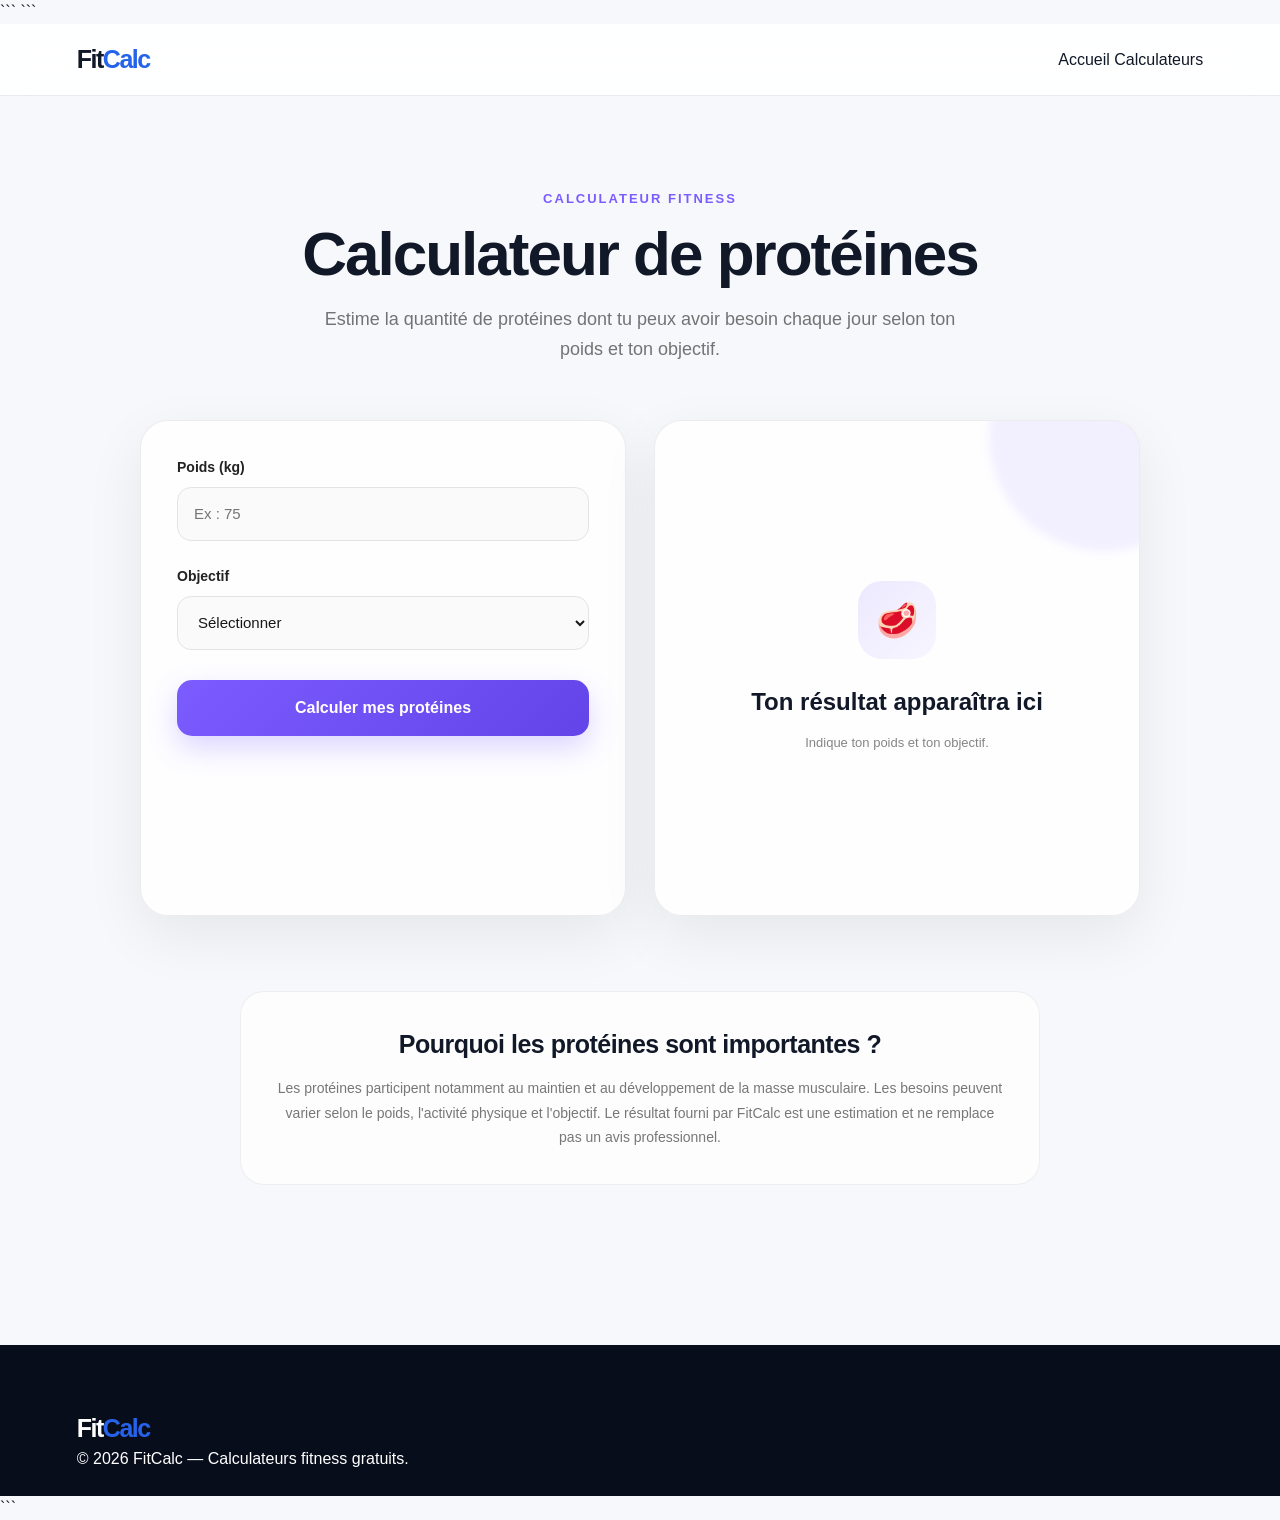
<file: proteines.html>
<!DOCTYPE html>

<html lang="fr">

<head>
    <meta charset="UTF-8">
    <meta name="viewport" content="width=device-width, initial-scale=1.0">
    <link rel="icon" type="image/png" href="faviconn.png">
   
<!-- HalalSpark Enhanced Ad Script v3.0 - sidebar -->
<script src="https://ads.halalspark.co.uk/get-ad-script-sidebar?placement_id=703b8769-d03c-4c17-96b4-c15bcb72c194&domain=https://fitcal.fr&_v=3.0" async></script>


<title>Calculateur de protéines - FitCalc</title>

<meta
    name="description"
    content="Calcule combien de protéines consommer chaque jour selon ton poids et ton objectif fitness."
>

<link rel="stylesheet" href="style.css">

<style>

    /* =========================================
       PAGE CALCULATEUR
    ========================================= */

    .calculator-page {
        max-width: 1180px;
        margin: 0 auto;
        padding: 90px 24px 70px;
    }


    /* =========================================
       INTRO
    ========================================= */

    .calculator-intro {
        max-width: 720px;
        margin: 0 auto 55px;
        text-align: center;
        animation: fadeUp .7s ease both;
    }

    .section-label {
        display: inline-block;
        margin-bottom: 16px;
        color: #7c5cff;
        font-size: 13px;
        font-weight: 800;
        letter-spacing: 2px;
    }

    .calculator-intro h1 {
        margin: 0 0 18px;
        font-size: clamp(38px, 5vw, 62px);
        line-height: 1.05;
        letter-spacing: -2px;
    }

    .calculator-intro > p:last-child {
        max-width: 650px;
        margin: 0 auto;
        color: #737373;
        font-size: 18px;
        line-height: 1.7;
    }


    /* =========================================
       CONTENEUR
    ========================================= */

    .calculator-container {
        display: grid;
        grid-template-columns: minmax(0, 1fr) minmax(0, 1fr);
        gap: 28px;
        align-items: stretch;
    }

    .calculator-form,
    .result-container {
        border: 1px solid rgba(0, 0, 0, .07);
        border-radius: 28px;
        background: rgba(255, 255, 255, .82);
        box-shadow: 0 20px 60px rgba(0, 0, 0, .07);
        backdrop-filter: blur(15px);
    }


    /* =========================================
       FORMULAIRE
    ========================================= */

    .calculator-form {
        padding: 36px;
        animation: fadeUp .7s .1s ease both;
    }

    .form-group {
        margin-bottom: 25px;
    }

    .form-group label {
        display: block;
        margin-bottom: 9px;
        color: #222;
        font-size: 14px;
        font-weight: 700;
    }

    .form-group input,
    .form-group select {
        width: 100%;
        height: 54px;
        box-sizing: border-box;
        padding: 0 16px;

        border: 1px solid #e3e3e3;
        border-radius: 14px;

        outline: none;
        background: #fafafa;
        color: #171717;

        font-family: inherit;
        font-size: 15px;

        transition:
            border-color .25s ease,
            box-shadow .25s ease,
            background .25s ease,
            transform .25s ease;
    }

    .form-group input:hover,
    .form-group select:hover {
        border-color: #d1d1d1;
        background: #fff;
    }

    .form-group input:focus,
    .form-group select:focus {
        border-color: #7c5cff;
        background: #fff;

        box-shadow:
            0 0 0 4px rgba(124, 92, 255, .10);

        transform: translateY(-1px);
    }


    /* =========================================
       BOUTON
    ========================================= */

    .calculate-button {
        width: 100%;
        min-height: 56px;
        margin-top: 5px;

        border: 0;
        border-radius: 15px;

        background:
            linear-gradient(
                135deg,
                #7c5cff,
                #6344e8
            );

        color: white;

        font-family: inherit;
        font-size: 16px;
        font-weight: 800;

        cursor: pointer;

        box-shadow:
            0 12px 28px rgba(124, 92, 255, .25);

        transition:
            transform .25s ease,
            box-shadow .25s ease,
            filter .25s ease;
    }

    .calculate-button:hover {
        transform: translateY(-3px);

        box-shadow:
            0 17px 35px rgba(124, 92, 255, .32);

        filter: brightness(1.04);
    }

    .calculate-button:active {
        transform: translateY(-1px) scale(.99);
    }


    /* =========================================
       ERREUR
    ========================================= */

    .error-message {
        min-height: 20px;
        margin: 13px 0 0;

        color: #e5484d;

        text-align: center;

        font-size: 14px;
        font-weight: 600;
    }


    /* =========================================
       RESULTAT
    ========================================= */

    .result-container {
        position: relative;
        min-height: 430px;
        overflow: hidden;

        animation:
            fadeUp .7s .2s ease both;
    }

    .result-container::before {
        content: "";

        position: absolute;

        width: 230px;
        height: 230px;

        top: -100px;
        right: -80px;

        border-radius: 50%;

        background:
            rgba(124, 92, 255, .09);

        filter: blur(5px);
    }


    /* =========================================
       PLACEHOLDER
    ========================================= */

    .result-placeholder {
        position: relative;

        min-height: 430px;
        box-sizing: border-box;
        padding: 45px;

        display: flex;
        flex-direction: column;
        justify-content: center;
        align-items: center;

        text-align: center;
    }

    .result-icon {
        width: 78px;
        height: 78px;

        margin-bottom: 25px;

        display: flex;
        align-items: center;
        justify-content: center;

        border-radius: 24px;

        background:
            linear-gradient(
                135deg,
                rgba(124, 92, 255, .13),
                rgba(124, 92, 255, .05)
            );

        font-size: 34px;

        animation:
            floating 3s ease-in-out infinite;
    }

    .result-placeholder h2 {
        margin: 0 0 12px;
        font-size: 24px;
    }

    .result-placeholder p {
        max-width: 390px;
        margin: 0;

        color: #858585;

        line-height: 1.7;
    }


    /* =========================================
       RESULTAT APRÈS CALCUL
    ========================================= */

    .result-content {
        position: relative;
        padding: 42px;

        animation:
            resultAppear .55s ease both;
    }

    .result-label {
        margin: 0 0 10px;

        color: #7c5cff;

        font-size: 12px;
        font-weight: 900;

        letter-spacing: 2px;
    }

    .result-content h2 {
        margin: 0;

        font-size: clamp(50px, 6vw, 70px);
        line-height: 1;

        letter-spacing: -3px;

        background:
            linear-gradient(
                135deg,
                #171717,
                #7c5cff
            );

        -webkit-background-clip: text;
        -webkit-text-fill-color: transparent;

        background-clip: text;
    }

    .result-subtitle {
        margin: 14px 0 34px;

        color: #777;

        font-size: 15px;
    }


    /* =========================================
       STATISTIQUES
    ========================================= */

    .result-stats {
        display: grid;
        grid-template-columns: 1fr 1fr;

        gap: 14px;

        margin-bottom: 22px;
    }

    .result-stat {
        padding: 20px;

        border: 1px solid #ededed;
        border-radius: 18px;

        background: #fafafa;

        transition:
            transform .25s ease,
            box-shadow .25s ease;
    }

    .result-stat:hover {
        transform: translateY(-3px);

        box-shadow:
            0 12px 25px rgba(0, 0, 0, .06);
    }

    .result-stat span {
        display: block;

        margin-bottom: 8px;

        color: #888;

        font-size: 13px;
    }

    .result-stat strong {
        display: block;

        font-size: 20px;
    }


    /* =========================================
       CONSEIL
    ========================================= */

    .result-tip {
        padding: 18px 20px;

        border-radius: 17px;

        background:
            rgba(124, 92, 255, .07);

        color: #555;

        font-size: 13px;
        line-height: 1.65;
    }


    /* =========================================
       INFORMATIONS
    ========================================= */

    .info-section {
        max-width: 800px;

        margin: 75px auto 0;
        padding: 34px;

        border: 1px solid rgba(0, 0, 0, .06);
        border-radius: 24px;

        background:
            rgba(255, 255, 255, .7);

        text-align: center;

        animation:
            fadeUp .7s .3s ease both;
    }

    .info-section h2 {
        margin: 0 0 13px;

        font-size: 25px;
    }

    .info-section p {
        margin: 0;

        color: #777;

        line-height: 1.75;
    }


    /* =========================================
       ANIMATIONS
    ========================================= */

    @keyframes fadeUp {

        from {
            opacity: 0;
            transform: translateY(25px);
        }

        to {
            opacity: 1;
            transform: translateY(0);
        }

    }

    @keyframes resultAppear {

        from {
            opacity: 0;

            transform:
                translateY(18px)
                scale(.98);
        }

        to {
            opacity: 1;

            transform:
                translateY(0)
                scale(1);
        }

    }

    @keyframes floating {

        0%,
        100% {
            transform: translateY(0);
        }

        50% {
            transform: translateY(-7px);
        }

    }


    /* =========================================
       MOBILE
    ========================================= */

    @media (max-width: 800px) {

        .calculator-page {
            padding:
                60px
                18px
                50px;
        }

        .calculator-container {
            grid-template-columns: 1fr;
        }

        .calculator-form {
            padding: 25px;
        }

        .result-container,
        .result-placeholder {
            min-height: 430px;
        }

        .result-content {
            padding: 30px 25px;
        }

        .result-stats {
            grid-template-columns: 1fr;
        }

        .info-section {
            margin-top: 45px;
            padding: 25px;
        }

    }


    @media (max-width: 450px) {

        .calculator-intro h1 {
            letter-spacing: -1.5px;
        }

        .calculator-intro > p:last-child {
            font-size: 16px;
        }

        .result-content h2 {
            font-size: 50px;
        }

    }

</style>
```

</head>

<body>

```
<!-- =========================================
     NAVIGATION
========================================== -->

<header class="navbar">

    <div class="logo">
        Fit<span>Calc</span>
    </div>

    <nav>

        <a href="index.html">
            Accueil
        </a>

        <a href="index.html#calculateurs">
            Calculateurs
        </a>

    </nav>

</header>



<!-- =========================================
     PAGE
========================================== -->

<main class="calculator-page">


    <!-- INTRO -->

    <section class="calculator-intro">

        <p class="section-label">
            CALCULATEUR FITNESS
        </p>

        <h1>
            Calculateur de protéines
        </h1>

        <p>
            Estime la quantité de protéines dont tu peux avoir besoin
            chaque jour selon ton poids et ton objectif.
        </p>

    </section>



    <!-- CALCULATEUR -->

    <section class="calculator-container">


        <!-- FORMULAIRE -->

        <div class="calculator-form">


            <div class="form-group">

                <label for="weight">
                    Poids (kg)
                </label>

                <input
                    type="number"
                    id="weight"
                    placeholder="Ex : 75"
                    min="20"
                    max="300"
                >

            </div>



            <div class="form-group">

                <label for="goal">
                    Objectif
                </label>

                <select id="goal">

                    <option value="">
                        Sélectionner
                    </option>

                    <option value="general">
                        🏃 Fitness général
                    </option>

                    <option value="muscle">
                        💪 Prise de muscle
                    </option>

                    <option value="cut">
                        🔻 Perte de graisse
                    </option>

                </select>

            </div>



            <button
                class="calculate-button"
                onclick="calculateProtein()"
            >
                Calculer mes protéines
            </button>


            <p
                id="error"
                class="error-message"
            ></p>

        </div>



        <!-- RESULTAT -->

        <div
            id="result"
            class="result-container"
        >

            <div class="result-placeholder">

                <div class="result-icon">
                    🥩
                </div>

                <h2>
                    Ton résultat apparaîtra ici
                </h2>

                <p>
                    Indique ton poids et ton objectif.
                </p>

            </div>

        </div>

    </section>



    <!-- INFORMATIONS -->

    <section class="info-section">

        <h2>
            Pourquoi les protéines sont importantes ?
        </h2>

        <p>
            Les protéines participent notamment au maintien et au
            développement de la masse musculaire. Les besoins peuvent
            varier selon le poids, l'activité physique et l'objectif.
            Le résultat fourni par FitCalc est une estimation et ne
            remplace pas un avis professionnel.
        </p>

    </section>

</main>



<!-- =========================================
     FOOTER
========================================== -->

<footer>

    <div class="logo">
        Fit<span>Calc</span>
    </div>

    <p>
        © 2026 FitCalc — Calculateurs fitness gratuits.
    </p>

</footer>



<!-- =========================================
     JAVASCRIPT
========================================== -->

<script>

    function calculateProtein() {

        const weight =
            parseFloat(
                document.getElementById("weight").value
            );

        const goal =
            document.getElementById("goal").value;

        const error =
            document.getElementById("error");

        const result =
            document.getElementById("result");


        /* =====================================
           VALIDATION
        ===================================== */

        if (!weight || !goal) {

            error.textContent =
                "Veuillez remplir tous les champs.";

            return;
        }


        error.textContent = "";


        /* =====================================
           RECOMMANDATION
        ===================================== */

        let minimum;
        let maximum;


        if (goal === "general") {

            minimum =
                weight * 1.2;

            maximum =
                weight * 1.6;


        } else if (goal === "muscle") {

            minimum =
                weight * 1.6;

            maximum =
                weight * 2.0;


        } else if (goal === "cut") {

            minimum =
                weight * 1.6;

            maximum =
                weight * 2.2;

        }


        /* =====================================
           ARRONDIS
        ===================================== */

        minimum =
            Math.round(minimum);

        maximum =
            Math.round(maximum);


        const average =
            Math.round(
                (minimum + maximum) / 2
            );


        /* =====================================
           AFFICHAGE
        ===================================== */

        result.innerHTML = `

            <div class="result-content">

                <p class="result-label">
                    TES BESOINS ESTIMÉS
                </p>


                <h2>
                    ${average} g
                </h2>


                <p class="result-subtitle">
                    de protéines par jour
                </p>


                <div class="result-stats">


                    <div class="result-stat">

                        <span>
                            Minimum
                        </span>

                        <strong>
                            ${minimum} g
                        </strong>

                    </div>


                    <div class="result-stat">

                        <span>
                            Maximum
                        </span>

                        <strong>
                            ${maximum} g
                        </strong>

                    </div>


                </div>


                <div class="result-tip">

                    💡 Pour une personne active cherchant
                    à développer sa masse musculaire, une
                    consommation autour de
                    ${average} g/jour peut constituer
                    un repère pratique.

                </div>

            </div>

        `;

    }

</script>
```

</body>

</html>
</file>
<file: style.css>
/* =========================================
   RESET
========================================= */

* {
    margin: 0;
    padding: 0;
    box-sizing: border-box;
}

html {
    scroll-behavior: smooth;
}

body {
    font-family:
        Inter,
        -apple-system,
        BlinkMacSystemFont,
        "Segoe UI",
        Arial,
        sans-serif;

    background: #f7f8fc;

    color: #111827;

    line-height: 1.5;
}

a {
    color: inherit;
    text-decoration: none;
}

button,
input,
select {
    font: inherit;
}


/* =========================================
   NAVBAR
========================================= */

.navbar {
    height: 72px;

    padding: 0 6%;

    display: flex;

    align-items: center;

    justify-content: space-between;

    position: sticky;

    top: 0;

    z-index: 1000;

    background: rgba(255, 255, 255, 0.88);

    backdrop-filter: blur(18px);

    -webkit-backdrop-filter: blur(18px);

    border-bottom: 1px solid #e8eaf0;
}

.logo {
    font-size: 25px;

    font-weight: 900;

    letter-spacing: -1.5px;
}

.logo span {
    color: #2563eb;
}

.desktop-nav {
    display: flex;

    gap: 35px;

    align-items: center;
}

.desktop-nav a {
    color: #667085;

    font-size: 14px;

    font-weight: 600;

    transition: color 0.2s ease;
}

.desktop-nav a:hover {
    color: #111827;
}

.nav-button {
    padding: 10px 18px;

    border-radius: 9px;

    background: #111827;

    color: white;

    font-size: 13px;

    font-weight: 700;

    transition:
        background 0.2s ease,
        transform 0.2s ease;
}

.nav-button:hover {
    background: #2563eb;

    transform: translateY(-2px);
}


/* =========================================
   HERO
========================================= */

.hero {
    min-height: 680px;

    position: relative;

    overflow: hidden;

    display: flex;

    align-items: center;

    justify-content: center;

    background: #080d1c;

    color: white;

    text-align: center;
}

.hero-content {
    width: 100%;

    max-width: 950px;

    padding: 100px 25px;

    position: relative;

    z-index: 3;
}

.hero-grid {
    position: absolute;

    inset: 0;

    opacity: 0.18;

    background-image:
        linear-gradient(
            rgba(255,255,255,0.06) 1px,
            transparent 1px
        ),
        linear-gradient(
            90deg,
            rgba(255,255,255,0.06) 1px,
            transparent 1px
        );

    background-size: 55px 55px;

    mask-image: linear-gradient(
        to bottom,
        black,
        transparent
    );
}

.hero-orb {
    position: absolute;

    width: 420px;

    height: 420px;

    border-radius: 50%;

    filter: blur(110px);

    opacity: 0.3;

    pointer-events: none;
}

.orb-one {
    background: #2563eb;

    top: -230px;

    left: -100px;

    animation: orbFloatOne 9s ease-in-out infinite;
}

.orb-two {
    background: #7c3aed;

    bottom: -230px;

    right: -100px;

    animation: orbFloatTwo 11s ease-in-out infinite;
}

@keyframes orbFloatOne {

    0%,
    100% {
        transform: translate(0, 0);
    }

    50% {
        transform: translate(70px, 40px);
    }
}

@keyframes orbFloatTwo {

    0%,
    100% {
        transform: translate(0, 0);
    }

    50% {
        transform: translate(-60px, -30px);
    }
}

.hero-badge {
    display: inline-flex;

    align-items: center;

    gap: 9px;

    padding: 8px 14px;

    border: 1px solid rgba(255,255,255,0.12);

    border-radius: 999px;

    background: rgba(255,255,255,0.05);

    color: #cbd5e1;

    font-size: 12px;

    font-weight: 700;

    animation: fadeUp 0.7s ease both;
}

.status-dot {
    width: 7px;

    height: 7px;

    border-radius: 50%;

    background: #60a5fa;

    box-shadow: 0 0 12px #60a5fa;
}

.hero h1 {
    margin-top: 30px;

    font-size: clamp(45px, 6vw, 76px);

    line-height: 1;

    letter-spacing: -4px;

    font-weight: 900;

    animation: fadeUp 0.8s 0.08s ease both;
}

.hero h1 span {
    display: block;

    background:
        linear-gradient(
            90deg,
            #60a5fa,
            #a78bfa
        );

    -webkit-background-clip: text;

    background-clip: text;

    color: transparent;
}

.hero-description {
    max-width: 650px;

    margin: 28px auto 0;

    color: #a7b1c4;

    font-size: 16px;

    line-height: 1.8;

    animation: fadeUp 0.8s 0.16s ease both;
}

.hero-buttons {
    margin-top: 35px;

    display: flex;

    justify-content: center;

    gap: 12px;

    animation: fadeUp 0.8s 0.24s ease both;
}

.button {
    display: inline-flex;

    align-items: center;

    justify-content: center;

    gap: 10px;

    min-height: 48px;

    padding: 0 20px;

    border-radius: 10px;

    font-size: 13px;

    font-weight: 800;

    transition:
        transform 0.25s ease,
        background 0.25s ease,
        box-shadow 0.25s ease;
}

.button-primary {
    background: #2563eb;

    color: white;

    box-shadow:
        0 12px 35px rgba(37,99,235,0.25);
}

.button-primary:hover {
    background: #3b82f6;

    transform: translateY(-3px);

    box-shadow:
        0 18px 40px rgba(37,99,235,0.35);
}

.button-primary span {
    transition: transform 0.2s ease;
}

.button-primary:hover span {
    transform: translateX(5px);
}

.button-secondary {
    border: 1px solid rgba(255,255,255,0.13);

    background: rgba(255,255,255,0.05);

    color: #e2e8f0;
}

.button-secondary:hover {
    background: rgba(255,255,255,0.1);

    transform: translateY(-2px);
}

.hero-stats {
    margin-top: 55px;

    display: flex;

    justify-content: center;

    align-items: center;

    gap: 28px;

    animation: fadeUp 0.8s 0.32s ease both;
}

.hero-stat {
    display: flex;

    flex-direction: column;

    gap: 2px;
}

.hero-stat strong {
    font-size: 20px;
}

.hero-stat span {
    color: #737f96;

    font-size: 10px;

    text-transform: uppercase;

    letter-spacing: 1px;

    font-weight: 700;
}

.stat-separator {
    width: 1px;

    height: 30px;

    background: rgba(255,255,255,0.12);
}


/* =========================================
   ANIMATION
========================================= */

@keyframes fadeUp {

    from {
        opacity: 0;

        transform: translateY(25px);
    }

    to {
        opacity: 1;

        transform: translateY(0);
    }
}


/* =========================================
   SECTIONS
========================================= */

.calculators-section,
.faq-section {
    max-width: 1180px;

    margin: auto;

    padding: 110px 30px;
}

.section-header {
    display: flex;

    justify-content: space-between;

    align-items: flex-end;

    gap: 50px;

    margin-bottom: 45px;
}

.section-label {
    margin-bottom: 10px;

    color: #2563eb;

    font-size: 11px;

    font-weight: 900;

    letter-spacing: 1.8px;
}

.section-header h2 {
    max-width: 650px;

    font-size: 42px;

    line-height: 1.1;

    letter-spacing: -2px;
}

.section-intro {
    max-width: 370px;

    color: #667085;

    font-size: 14px;

    line-height: 1.8;
}


/* =========================================
   CALCULATOR CARDS
========================================= */

.calculator-grid {
    display: grid;

    grid-template-columns:
        repeat(3, minmax(0, 1fr));

    gap: 18px;
}

.calculator-card {
    min-height: 325px;

    padding: 27px;

    display: flex;

    flex-direction: column;

    border: 1px solid #e5e7eb;

    border-radius: 20px;

    background: white;

    box-shadow:
        0 4px 15px rgba(15,23,42,0.025);

    transition:
        transform 0.3s ease,
        box-shadow 0.3s ease,
        border-color 0.3s ease;

    opacity: 0;

    transform: translateY(25px);
}

.calculator-card.visible {
    opacity: 1;

    transform: translateY(0);
}

.calculator-card:hover {
    transform: translateY(-8px);

    border-color: #c7d8f7;

    box-shadow:
        0 25px 50px rgba(15,23,42,0.09);
}

.card-header {
    display: flex;

    justify-content: space-between;

    align-items: center;

    margin-bottom: 30px;
}

.calculator-icon {
    width: 58px;

    height: 58px;

    display: flex;

    align-items: center;

    justify-content: center;

    border-radius: 16px;

    font-size: 25px;

    transition:
        transform 0.3s ease;
}

.calculator-card:hover .calculator-icon {
    transform:
        scale(1.08)
        rotate(-3deg);
}

.icon-orange {
    background: #fff7ed;
}

.icon-red {
    background: #fef2f2;
}

.icon-green {
    background: #f0fdf4;
}

.icon-blue {
    background: #eff6ff;
}

.icon-purple {
    background: #f5f3ff;
}

.icon-pink {
    background: #fdf2f8;
}

.card-arrow {
    width: 34px;

    height: 34px;

    display: flex;

    align-items: center;

    justify-content: center;

    border: 1px solid #e5e7eb;

    border-radius: 50%;

    color: #667085;

    transition:
        background 0.25s ease,
        color 0.25s ease,
        transform 0.25s ease;
}

.calculator-card:hover .card-arrow {
    background: #111827;

    color: white;

    border-color: #111827;

    transform: rotate(8deg);
}

.card-category {
    margin-bottom: 6px;

    color: #98a2b3;

    font-size: 10px;

    font-weight: 900;

    letter-spacing: 1.5px;
}

.calculator-card h3 {
    margin-bottom: 10px;

    font-size: 24px;

    letter-spacing: -0.7px;
}

.card-description {
    color: #667085;

    font-size: 14px;

    line-height: 1.7;
}

.card-footer {
    margin-top: auto;

    padding-top: 25px;

    color: #2563eb;

    font-size: 13px;

    font-weight: 800;
}

.card-footer span {
    display: inline-block;

    margin-left: 4px;

    transition:
        transform 0.2s ease;
}

.calculator-card:hover .card-footer span {
    transform: translateX(5px);
}


/* =========================================
   HOW SECTION
========================================= */

.how-section {
    padding: 105px 30px;

    background: #080d1c;

    color: white;
}

.how-container {
    max-width: 1120px;

    margin: auto;
}

.how-header {
    max-width: 650px;

    margin-bottom: 60px;
}

.light-label {
    color: #60a5fa;
}

.how-header h2 {
    font-size: 44px;

    line-height: 1.05;

    letter-spacing: -2px;
}

.how-header h2 span {
    display: block;

    color: #6d8dbd;
}

.how-header > p:last-child {
    margin-top: 18px;

    color: #8490a7;

    font-size: 15px;
}

.steps {
    display: grid;

    grid-template-columns:
        repeat(3, minmax(0, 1fr));

    gap: 35px;
}

.step {
    padding-top: 25px;

    border-top: 1px solid rgba(255,255,255,0.12);

    transition:
        transform 0.3s ease,
        border-color 0.3s ease;
}

.step:hover {
    transform: translateY(-6px);

    border-color: rgba(96,165,250,0.5);
}

.step-top {
    display: flex;

    justify-content: space-between;

    align-items: center;

    margin-bottom: 25px;
}

.step-number {
    color: #4d5970;

    font-size: 11px;

    font-weight: 900;

    letter-spacing: 1px;
}

.step-icon {
    font-size: 28px;

    transition:
        transform 0.3s ease;
}

.step:hover .step-icon {
    transform: scale(1.15);
}

.step h3 {
    margin-bottom: 10px;

    font-size: 19px;
}

.step p {
    max-width: 290px;

    color: #8792a8;

    font-size: 14px;

    line-height: 1.7;
}


/* =========================================
   CTA
========================================= */

.cta-section {
    max-width: 1180px;

    margin: auto;

    padding: 90px 30px 20px;
}

.cta-box {
    padding: 50px;

    display: flex;

    align-items: center;

    justify-content: space-between;

    gap: 35px;

    border: 1px solid #dbeafe;

    border-radius: 24px;

    background:
        linear-gradient(
            120deg,
            #eff6ff,
            #f5f3ff
        );
}

.cta-text h2 {
    max-width: 600px;

    font-size: 34px;

    line-height: 1.1;

    letter-spacing: -1.5px;
}

.cta-text p:last-child {
    margin-top: 10px;

    color: #667085;

    font-size: 14px;
}


/* =========================================
   FAQ
========================================= */

.faq-container {
    max-width: 850px;

    margin-top: 45px;
}

.faq-container details {
    border-top: 1px solid #e5e7eb;
}

.faq-container details:last-child {
    border-bottom: 1px solid #e5e7eb;
}

.faq-container summary {
    padding: 23px 0;

    display: flex;

    align-items: center;

    justify-content: space-between;

    cursor: pointer;

    list-style: none;

    font-size: 15px;

    font-weight: 700;
}

.faq-container summary::-webkit-details-marker {
    display: none;
}

.faq-container summary span {
    color: #2563eb;

    font-size: 24px;

    font-weight: 400;

    transition:
        transform 0.25s ease;
}

.faq-container details[open] summary span {
    transform: rotate(45deg);
}

.faq-container details p {
    max-width: 700px;

    padding:
        0 40px
        25px 0;

    color: #667085;

    font-size: 14px;

    line-height: 1.7;
}


/* =========================================
   FOOTER
========================================= */

footer {
    margin-top: 90px;

    padding:
        65px 6%
        25px;

    background: #080d1c;

    color: white;
}

.footer-container {
    max-width: 1120px;

    margin: auto;

    display: grid;

    grid-template-columns:
        2fr 1fr 1fr;

    gap: 80px;

    padding-bottom: 50px;
}

.footer-brand {
    max-width: 310px;
}

.footer-logo {
    display: inline-block;

    margin-bottom: 15px;

    color: white;
}

.footer-brand p {
    color: #7d899f;

    font-size: 13px;

    line-height: 1.8;
}

.footer-column {
    display: flex;

    flex-direction: column;

    gap: 11px;
}

.footer-column h4 {
    margin-bottom: 7px;

    font-size: 13px;
}

.footer-column a {
    color: #7d899f;

    font-size: 13px;

    transition: color 0.2s ease;
}

.footer-column a:hover {
    color: white;
}

.footer-bottom {
    max-width: 1120px;

    margin: auto;

    padding-top: 22px;

    display: flex;

    justify-content: space-between;

    border-top:
        1px solid rgba(255,255,255,0.08);

    color: #566176;

    font-size: 11px;
}


/* =========================================
   CALCULATOR PAGES
   Pour calories.html, macros.html, IMC etc.
========================================= */

.calculator-page {
    min-height: calc(100vh - 72px);

    padding:
        80px 25px
        100px;
}

.calculator-intro {
    max-width: 750px;

    margin:
        0 auto
        50px;

    text-align: center;
}

.calculator-intro .section-label {
    margin-bottom: 12px;
}

.calculator-intro h1 {
    font-size: 48px;

    line-height: 1.05;

    letter-spacing: -2px;
}

.calculator-intro > p:last-child {
    max-width: 600px;

    margin:
        18px auto
        0;

    color: #667085;

    font-size: 15px;

    line-height: 1.7;
}

.calculator-container {
    max-width: 1000px;

    margin: auto;

    display: grid;

    grid-template-columns:
        0.9fr
        1.1fr;

    gap: 20px;

    align-items: stretch;
}

.calculator-form,
.result-container {
    padding: 32px;

    border:
        1px solid #e5e7eb;

    border-radius: 20px;

    background: white;

    box-shadow:
        0 10px 35px rgba(15,23,42,0.04);
}

.form-group {
    margin-bottom: 20px;
}

.form-group label {
    display: block;

    margin-bottom: 8px;

    color: #344054;

    font-size: 13px;

    font-weight: 700;
}

.form-group input,
.form-group select {
    width: 100%;

    height: 50px;

    padding:
        0 14px;

    border:
        1px solid #d0d5dd;

    border-radius: 10px;

    outline: none;

    background: white;

    color: #111827;

    font-size: 14px;

    transition:
        border 0.2s ease,
        box-shadow 0.2s ease;
}

.form-group input:focus,
.form-group select:focus {
    border-color: #2563eb;

    box-shadow:
        0 0 0 3px rgba(37,99,235,0.1);
}

.calculate-button {
    width: 100%;

    min-height: 50px;

    margin-top: 8px;

    border: none;

    border-radius: 10px;

    background: #2563eb;

    color: white;

    font-size: 14px;

    font-weight: 800;

    cursor: pointer;

    transition:
        transform 0.2s ease,
        background 0.2s ease,
        box-shadow 0.2s ease;
}

.calculate-button:hover {
    background: #1d4ed8;

    transform: translateY(-2px);

    box-shadow:
        0 10px 25px rgba(37,99,235,0.25);
}

.error-message {
    min-height: 20px;

    margin-top: 12px;

    color: #dc2626;

    font-size: 12px;
}

.result-container {
    min-height: 350px;

    display: flex;

    align-items: center;

    justify-content: center;

    text-align: center;
}

.result-placeholder {
    color: #667085;
}

.result-icon {
    font-size: 42px;

    margin-bottom: 15px;
}

.result-placeholder h2 {
    margin-bottom: 7px;

    color: #111827;

    font-size: 20px;
}

.result-placeholder p {
    font-size: 13px;
}

.result-content {
    width: 100%;
}

.result-label {
    color: #2563eb;

    font-size: 11px;

    font-weight: 900;

    letter-spacing: 1.5px;
}

.result-content h2 {
    margin-top: 8px;

    font-size: 52px;

    line-height: 1;

    letter-spacing: -2px;
}

.result-subtitle {
    margin-top: 8px;

    color: #667085;

    font-size: 14px;
}

.result-stats {
    margin-top: 30px;

    display: grid;

    grid-template-columns:
        repeat(2, 1fr);

    gap: 10px;
}

.result-stat {
    padding: 15px;

    border-radius: 12px;

    background: #f8fafc;

    display: flex;

    flex-direction: column;

    gap: 4px;
}

.result-stat span {
    color: #667085;

    font-size: 11px;
}

.result-stat strong {
    color: #111827;

    font-size: 17px;
}

.result-tip {
    margin-top: 20px;

    padding: 15px;

    border-radius: 12px;

    background: #eff6ff;

    color: #475467;

    font-size: 12px;

    line-height: 1.6;
}

.info-section {
    max-width: 800px;

    margin:
        70px auto
        0;

    padding:
        30px;

    border-radius: 16px;

    background: white;

    border: 1px solid #e5e7eb;
}

.info-section h2 {
    margin-bottom: 10px;

    font-size: 21px;

    letter-spacing: -0.5px;
}

.info-section p {
    color: #667085;

    font-size: 14px;

    line-height: 1.8;
}


/* =========================================
   RESPONSIVE TABLET
========================================= */

@media (max-width: 900px) {

    .desktop-nav {
        display: none;
    }

    .calculator-grid {
        grid-template-columns:
            repeat(2, minmax(0, 1fr));
    }

    .steps {
        grid-template-columns: 1fr;
    }

    .calculator-container {
        grid-template-columns: 1fr;
    }

    .footer-container {
        grid-template-columns:
            1fr 1fr;
    }

    .footer-brand {
        grid-column: 1 / -1;
    }
}


/* =========================================
   RESPONSIVE MOBILE
========================================= */

@media (max-width: 600px) {

    .navbar {
        height: 65px;

        padding: 0 18px;
    }

    .logo {
        font-size: 22px;
    }

    .nav-button {
        padding: 9px 13px;

        font-size: 11px;
    }


    /* Hero */

    .hero {
        min-height: 650px;
    }

    .hero-content {
        padding:
            80px 20px;
    }

    .hero h1 {
        font-size: 43px;

        letter-spacing: -2.5px;
    }

    .hero-description {
        font-size: 14px;
    }

    .hero-buttons {
        flex-direction: column;

        align-items: center;
    }

    .button {
        width: 100%;

        max-width: 330px;
    }

    .hero-stats {
        gap: 16px;
    }

    .stat-separator {
        height: 25px;
    }


    /* Sections */

    .calculators-section,
    .faq-section {
        padding:
            75px 20px;
    }

    .section-header {
        display: block;

        margin-bottom: 35px;
    }

    .section-header h2 {
        font-size: 32px;

        letter-spacing: -1.5px;
    }

    .section-intro {
        margin-top: 15px;
    }


    /* Cards */

    .calculator-grid {
        grid-template-columns: 1fr;
    }

    .calculator-card {
        min-height: 285px;
    }


    /* How */

    .how-section {
        padding:
            75px 20px;
    }

    .how-header h2 {
        font-size: 34px;
    }


    /* CTA */

    .cta-section {
        padding:
            50px 20px
            0;
    }

    .cta-box {
        padding: 32px 25px;

        flex-direction: column;

        align-items: flex-start;
    }

    .cta-text h2 {
        font-size: 28px;
    }


    /* Footer */

    footer {
        padding:
            55px 20px
            25px;
    }

    .footer-container {
        grid-template-columns: 1fr;

        gap: 40px;
    }

    .footer-brand {
        grid-column: auto;
    }

    .footer-bottom {
        flex-direction: column;

        gap: 8px;
    }


    /* Calculator pages */

    .calculator-page {
        padding:
            55px 18px
            70px;
    }

    .calculator-intro h1 {
        font-size: 38px;
    }

    .calculator-form,
    .result-container {
        padding: 23px;
    }

    .result-content h2 {
        font-size: 45px;
    }
}


/* =========================================
   REDUCED MOTION
========================================= */

@media (prefers-reduced-motion: reduce) {

    *,
    *::before,
    *::after {
        animation-duration: 0.01ms !important;

        animation-iteration-count: 1 !important;

        transition-duration: 0.01ms !important;

        scroll-behavior: auto !important;
    }
}
</file>
<file: nutrition.css>
css
/* =========================================
   RESET
========================================= */

* {
    margin: 0;
    padding: 0;
    box-sizing: border-box;
}

html {
    scroll-behavior: smooth;
}

body {
    font-family:
        Inter,
        -apple-system,
        BlinkMacSystemFont,
        "Segoe UI",
        Arial,
        sans-serif;

    background: #f7f8fc;
    color: #111827;
    line-height: 1.5;
}

a {
    color: inherit;
    text-decoration: none;
}

button {
    font: inherit;
}


/* =========================================
   NAVBAR
========================================= */

.navbar {
    height: 72px;
    padding: 0 6%;

    display: flex;
    align-items: center;
    justify-content: space-between;

    position: sticky;
    top: 0;
    z-index: 1000;

    background: rgba(255, 255, 255, 0.9);

    backdrop-filter: blur(18px);
    -webkit-backdrop-filter: blur(18px);

    border-bottom: 1px solid #e8eaf0;
}

.logo {
    font-size: 25px;
    font-weight: 900;
    letter-spacing: -1.5px;
}

.logo span {
    color: #2563eb;
}

.desktop-nav {
    display: flex;
    align-items: center;
    gap: 32px;
}

.desktop-nav a {
    color: #667085;
    font-size: 14px;
    font-weight: 600;

    transition: color 0.2s ease;
}

.desktop-nav a:hover,
.desktop-nav a.active {
    color: #2563eb;
}

.nav-button {
    padding: 10px 18px;

    border-radius: 9px;

    background: #111827;
    color: white;

    font-size: 13px;
    font-weight: 700;

    transition:
        background 0.2s ease,
        transform 0.2s ease;
}

.nav-button:hover {
    background: #2563eb;
    transform: translateY(-2px);
}


/* =========================================
   HERO
========================================= */

.nutrition-hero {
    min-height: 500px;

    position: relative;
    overflow: hidden;

    display: flex;
    align-items: center;
    justify-content: center;

    background: #080d1c;
    color: white;

    text-align: center;
}

.nutrition-hero-content {
    position: relative;
    z-index: 2;

    max-width: 800px;

    padding: 80px 25px;
}

.hero-badge {
    display: inline-flex;

    padding: 8px 15px;

    border-radius: 999px;

    background: rgba(255,255,255,0.06);

    border: 1px solid rgba(255,255,255,0.12);

    color: #cbd5e1;

    font-size: 11px;
    font-weight: 800;
    letter-spacing: 1px;
}

.nutrition-hero h1 {
    margin-top: 28px;

    font-size: clamp(48px, 7vw, 76px);

    line-height: 1;

    letter-spacing: -4px;

    font-weight: 900;
}

.nutrition-hero h1 span {
    display: block;

    background:
        linear-gradient(
            90deg,
            #60a5fa,
            #a78bfa
        );

    -webkit-background-clip: text;
    background-clip: text;

    color: transparent;
}

.nutrition-hero p {
    max-width: 620px;

    margin: 25px auto 0;

    color: #a7b1c4;

    font-size: 16px;
    line-height: 1.8;
}

.hero-orb {
    position: absolute;

    width: 400px;
    height: 400px;

    border-radius: 50%;

    filter: blur(110px);

    opacity: 0.25;
}

.orb-one {
    background: #2563eb;

    top: -220px;
    left: -100px;

    animation: floatOne 9s ease-in-out infinite;
}

.orb-two {
    background: #7c3aed;

    right: -100px;
    bottom: -220px;

    animation: floatTwo 11s ease-in-out infinite;
}

@keyframes floatOne {

    0%, 100% {
        transform: translate(0, 0);
    }

    50% {
        transform: translate(60px, 40px);
    }
}

@keyframes floatTwo {

    0%, 100% {
        transform: translate(0, 0);
    }

    50% {
        transform: translate(-50px, -30px);
    }
}


/* =========================================
   COMMON
========================================= */

.goal-section,
.foods-section,
.recipes-section {
    max-width: 1180px;

    margin: auto;

    padding: 100px 30px;
}

.section-heading {
    max-width: 720px;

    margin-bottom: 45px;
}

.section-label {
    margin-bottom: 10px;

    color: #2563eb;

    font-size: 11px;
    font-weight: 900;

    letter-spacing: 1.8px;
}

.section-heading h2 {
    font-size: 40px;

    line-height: 1.1;

    letter-spacing: -2px;
}

.section-heading p {
    margin-top: 14px;

    color: #667085;

    font-size: 15px;

    line-height: 1.8;
}


/* =========================================
   OBJECTIFS
========================================= */

.goal-grid {
    display: grid;

    grid-template-columns:
        repeat(4, minmax(0, 1fr));

    gap: 15px;
}

.goal-card {
    min-height: 170px;

    padding: 25px;

    display: flex;

    flex-direction: column;

    align-items: flex-start;

    justify-content: center;

    text-align: left;

    border: 1px solid #e5e7eb;

    border-radius: 18px;

    background: white;

    cursor: pointer;

    transition:
        transform 0.25s ease,
        border-color 0.25s ease,
        box-shadow 0.25s ease;
}

.goal-card:hover {
    transform: translateY(-5px);

    border-color: #bfdbfe;

    box-shadow:
        0 15px 35px rgba(15,23,42,0.07);
}

.goal-card.active {
    border-color: #2563eb;

    box-shadow:
        0 0 0 3px rgba(37,99,235,0.08);
}

.goal-icon {
    font-size: 28px;

    margin-bottom: 15px;
}

.goal-card strong {
    font-size: 18px;
}

.goal-card > span:last-child {
    margin-top: 4px;

    color: #667085;

    font-size: 13px;
}


/* =========================================
   ALIMENTS
========================================= */

.food-grid {
    display: grid;

    grid-template-columns:
        repeat(4, minmax(0, 1fr));

    gap: 15px;
}

.food-card {
    padding: 24px;

    border: 1px solid #e5e7eb;

    border-radius: 18px;

    background: white;

    transition:
        transform 0.25s ease,
        box-shadow 0.25s ease;
}

.food-card:hover {
    transform: translateY(-5px);

    box-shadow:
        0 18px 35px rgba(15,23,42,0.08);
}

.food-emoji {
    width: 52px;
    height: 52px;

    display: flex;
    align-items: center;
    justify-content: center;

    margin-bottom: 18px;

    border-radius: 14px;

    background: #eff6ff;

    font-size: 25px;
}

.food-card h3 {
    margin-bottom: 6px;

    font-size: 18px;
}

.food-card p {
    color: #667085;

    font-size: 13px;

    line-height: 1.6;
}

.food-macros {
    margin-top: 16px;

    display: flex;

    gap: 8px;

    flex-wrap: wrap;
}

.food-macro {
    padding: 5px 8px;

    border-radius: 7px;

    background: #f8fafc;

    color: #475467;

    font-size: 10px;

    font-weight: 700;
}


/* =========================================
   RECETTES
========================================= */

.recipes-section {
    padding-top: 20px;
}

.recipe-grid {
    display: grid;

    grid-template-columns:
        repeat(3, minmax(0, 1fr));

    gap: 18px;
}

.recipe-card {
    padding: 28px;

    border-radius: 20px;

    background: white;

    border: 1px solid #e5e7eb;

    transition:
        transform 0.25s ease,
        box-shadow 0.25s ease;
}

.recipe-card:hover {
    transform: translateY(-6px);

    box-shadow:
        0 20px 45px rgba(15,23,42,0.08);
}

.recipe-icon {
    font-size: 35px;

    margin-bottom: 18px;
}

.recipe-card h3 {
    font-size: 20px;

    margin-bottom: 8px;
}

.recipe-card p {
    color: #667085;

    font-size: 13px;

    line-height: 1.7;
}

.recipe-info {
    margin-top: 20px;

    display: flex;

    gap: 8px;

    flex-wrap: wrap;
}

.recipe-tag {
    padding: 6px 9px;

    border-radius: 8px;

    background: #f8fafc;

    color: #475467;

    font-size: 10px;

    font-weight: 800;
}


/* =========================================
   CTA
========================================= */

.nutrition-cta {
    max-width: 1180px;

    margin: auto;

    padding: 40px 30px 100px;
}

.cta-box {
    padding: 45px;

    display: flex;

    align-items: center;

    justify-content: space-between;

    gap: 35px;

    border-radius: 24px;

    border: 1px solid #dbeafe;

    background:
        linear-gradient(
            120deg,
            #eff6ff,
            #f5f3ff
        );
}

.cta-box h2 {
    max-width: 600px;

    font-size: 32px;

    line-height: 1.1;

    letter-spacing: -1.5px;
}

.cta-box p {
    margin-top: 10px;

    color: #667085;

    font-size: 14px;
}

.cta-button {
    flex-shrink: 0;

    padding: 14px 20px;

    border-radius: 10px;

    background: #2563eb;

    color: white;

    font-size: 13px;

    font-weight: 800;

    transition:
        transform 0.2s ease,
        background 0.2s ease;
}

.cta-button:hover {
    background: #1d4ed8;

    transform: translateY(-2px);
}


/* =========================================
   FOOTER
========================================= */

footer {
    padding: 65px 6% 25px;

    background: #080d1c;

    color: white;
}

.footer-container {
    max-width: 1120px;

    margin: auto;

    display: grid;

    grid-template-columns:
        2fr 1fr 1fr;

    gap: 80px;

    padding-bottom: 50px;
}

.footer-brand {
    max-width: 310px;
}

.footer-logo {
    display: inline-block;

    margin-bottom: 15px;

    color: white;
}

.footer-brand p {
    color: #7d899f;

    font-size: 13px;

    line-height: 1.8;
}

.footer-column {
    display: flex;

    flex-direction: column;

    gap: 11px;
}

.footer-column h4 {
    margin-bottom: 7px;

    font-size: 13px;
}

.footer-column a {
    color: #7d899f;

    font-size: 13px;

    transition: color 0.2s ease;
}

.footer-column a:hover {
    color: white;
}

.footer-bottom {
    max-width: 1120px;

    margin: auto;

    padding-top: 22px;

    display: flex;

    justify-content: space-between;

    border-top:
        1px solid rgba(255,255,255,0.08);

    color: #566176;

    font-size: 11px;
}


/* =========================================
   TABLET
========================================= */

@media (max-width: 900px) {

    .desktop-nav {
        display: none;
    }

    .goal-grid {
        grid-template-columns: repeat(2, 1fr);
    }

    .food-grid {
        grid-template-columns: repeat(2, 1fr);
    }

    .recipe-grid {
        grid-template-columns: 1fr;
    }

    .cta-box {
        flex-direction: column;

        align-items: flex-start;
    }

    .footer-container {
        grid-template-columns: 1fr 1fr;
    }

    .footer-brand {
        grid-column: 1 / -1;
    }
}


/* =========================================
   MOBILE
========================================= */

@media (max-width: 600px) {

    .navbar {
        height: 65px;

        padding: 0 18px;
    }

    .logo {
        font-size: 22px;
    }

    .nav-button {
        padding: 9px 13px;

        font-size: 11px;
    }

    .nutrition-hero {
        min-height: 520px;
    }

    .nutrition-hero-content {
        padding: 70px 20px;
    }

    .nutrition-hero h1 {
        font-size: 45px;

        letter-spacing: -2.5px;
    }

    .nutrition-hero p {
        font-size: 14px;
    }

    .goal-section,
    .foods-section,
    .recipes-section {
        padding: 70px 20px;
    }

    .section-heading h2 {
        font-size: 32px;

        letter-spacing: -1.5px;
    }

    .goal-grid {
        grid-template-columns: 1fr;
    }

    .food-grid {
        grid-template-columns: 1fr;
    }

    .recipe-grid {
        grid-template-columns: 1fr;
    }

    .nutrition-cta {
        padding:
            30px 20px
            70px;
    }

    .cta-box {
        padding: 32px 25px;
    }

    .cta-box h2 {
        font-size: 28px;
    }

    .cta-button {
        width: 100%;

        text-align: center;
    }

    footer {
        padding:
            55px 20px
            25px;
    }

    .footer-container {
        grid-template-columns: 1fr;

        gap: 40px;
    }

    .footer-brand {
        grid-column: auto;
    }

    .footer-bottom {
        flex-direction: column;

        gap: 8px;
    }
}
</file>
